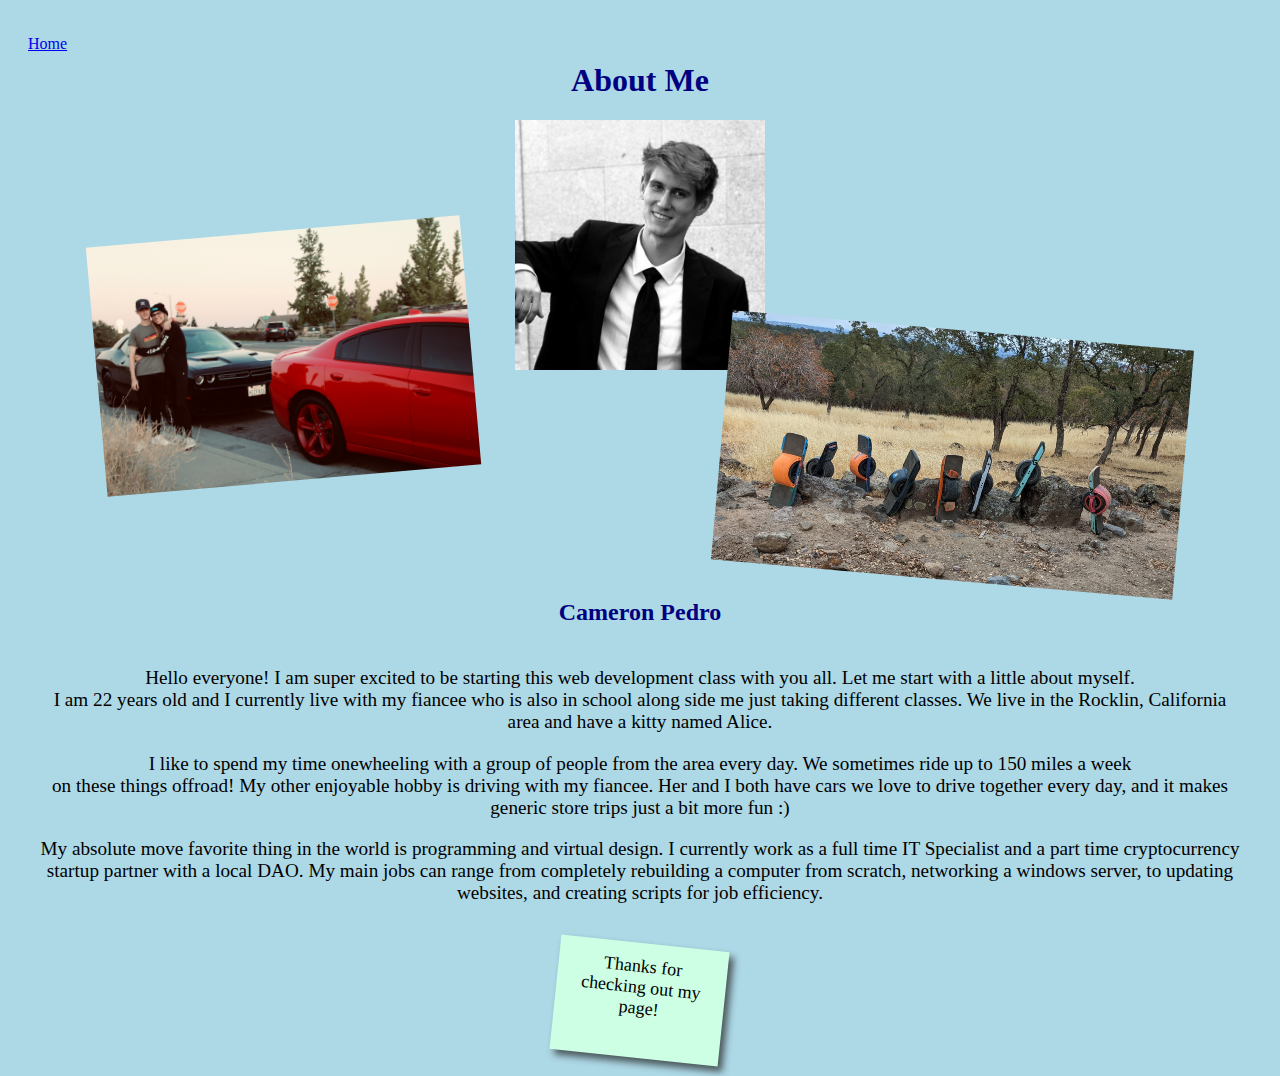
<file: aboutme/index.html>
<!DOCTYPE html>
<html lang="en">
    <head>
        <meta charset="UTF-8">
        <meta http-equiv="X-UA-Compatible" content="IE=edge">
        <meta name="viewport" content="width=device-width, initial-scale=1.0">
        <link rel="stylesheet" href="styles/style.css">
        <title>All About Me</title>
    </head>
    <body>
        <div id="home">
            <nav>
                <a href="../index.html">Home</a>
            </nav>
        </div>

        <div id="about">
            <h1>About Me</h1>
        </div>

        <div id="block">
            <img id="me" alt="Image of me" src="images/me.jpg" height="250px">
            <img id="usandcar" alt="Image of our cars" src="images/usandcar.jpg" height="250px">
            <img id="wheels" alt="Onewheels" src="images/wheels.jpg" height="250px">
        </div>
        
        <div id="name">
            <h2>Cameron Pedro</h2>
        </div>

        <div id="wrap">
        <p>Hello everyone! I am super excited to be starting this web development class with you all. Let me start with a little about myself.</br>
        I am 22 years old and I currently live with my fiancee who is also in school along side me just taking different classes. We live in the <a>Rocklin, California</a></br> 
        area and have a kitty named Alice.</p> 
         
        <p>I like to spend my time onewheeling with a group of people from the area every day. We sometimes ride up to 150 miles a week </br>
        on these things offroad! My other enjoyable hobby is driving with my fiancee. Her and I both have cars we love to drive together every day, and it makes </br>
        generic store trips just a bit more fun :)</p>

        <p>My absolute move favorite thing in the world is programming and virtual design. I currently work as a full time IT Specialist and a part time cryptocurrency </br>
        startup partner with a local DAO. My main jobs can range from completely rebuilding a computer from scratch, networking a windows server, to updating</br>
        websites, and creating scripts for job efficiency. </p>
        </div>
            <p id="thanks">Thanks for checking out my page!</p>
        </div>
    </body>
</html>
</file>
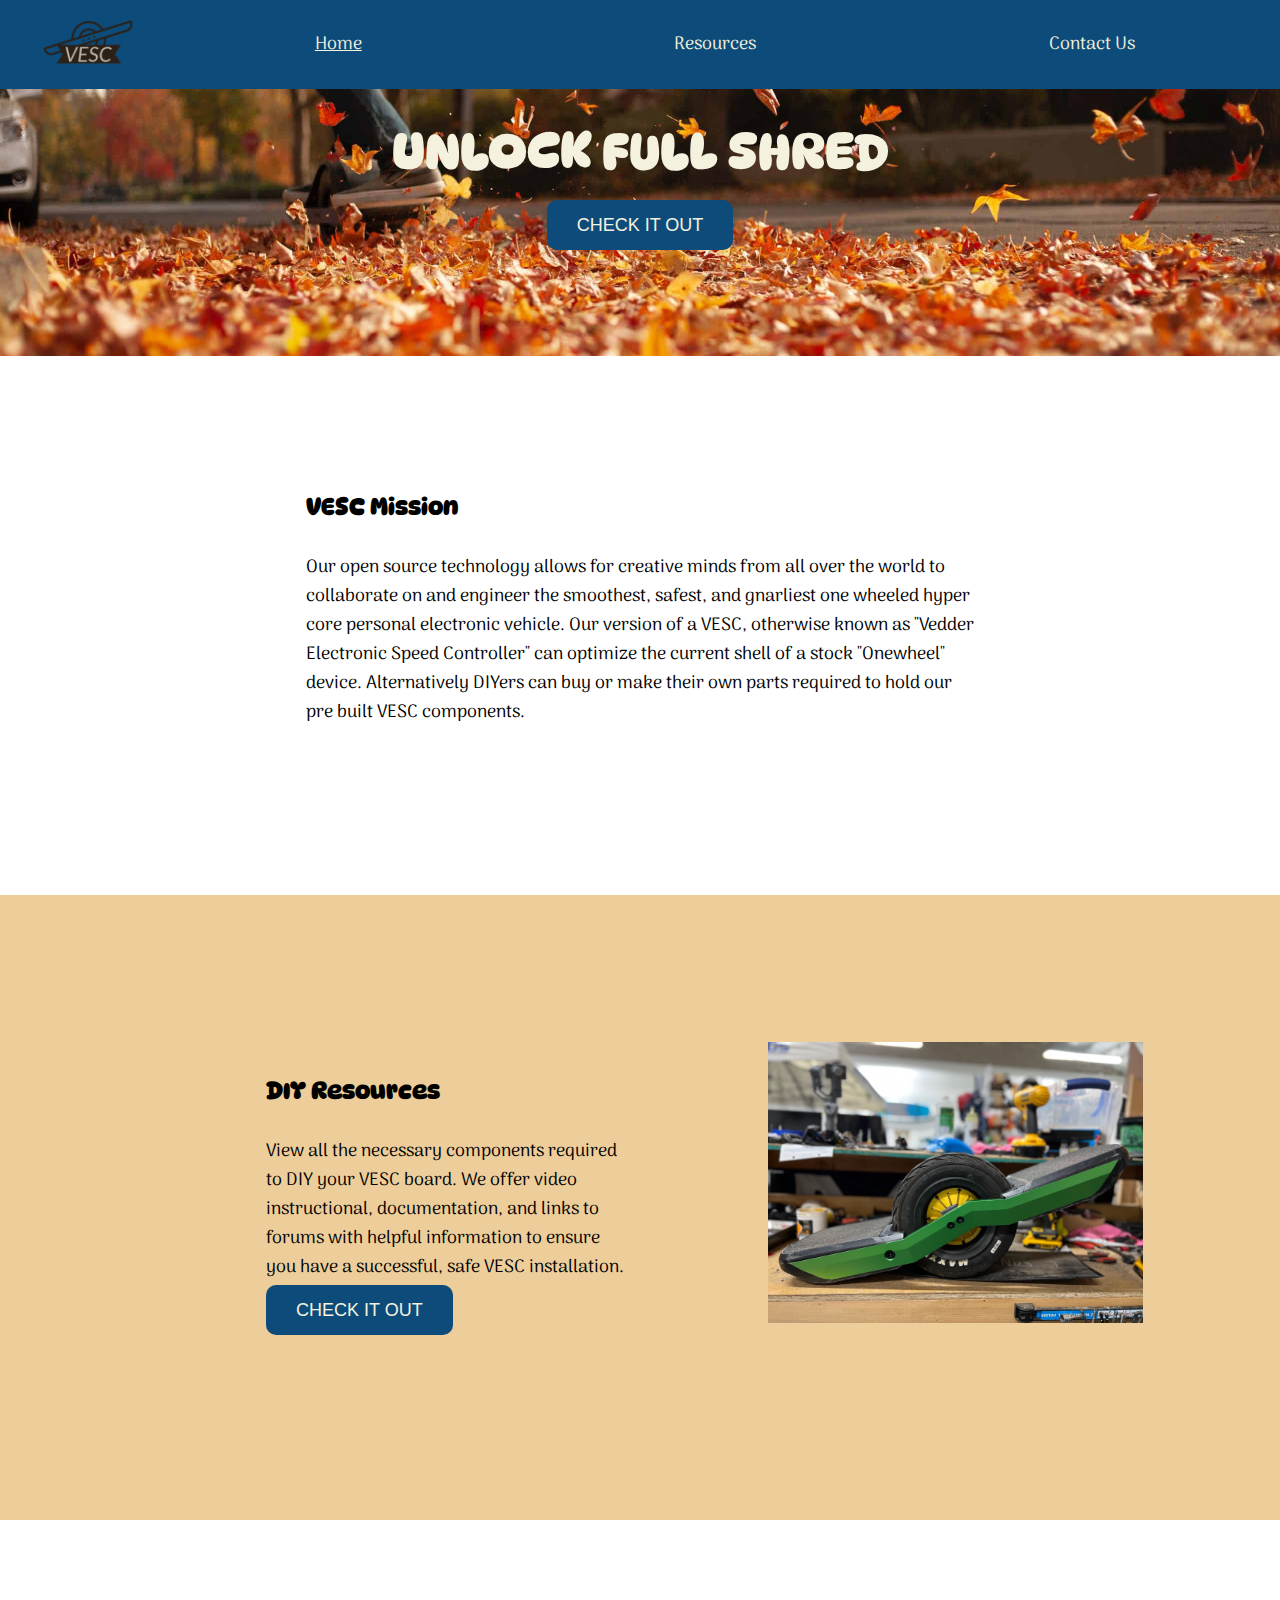
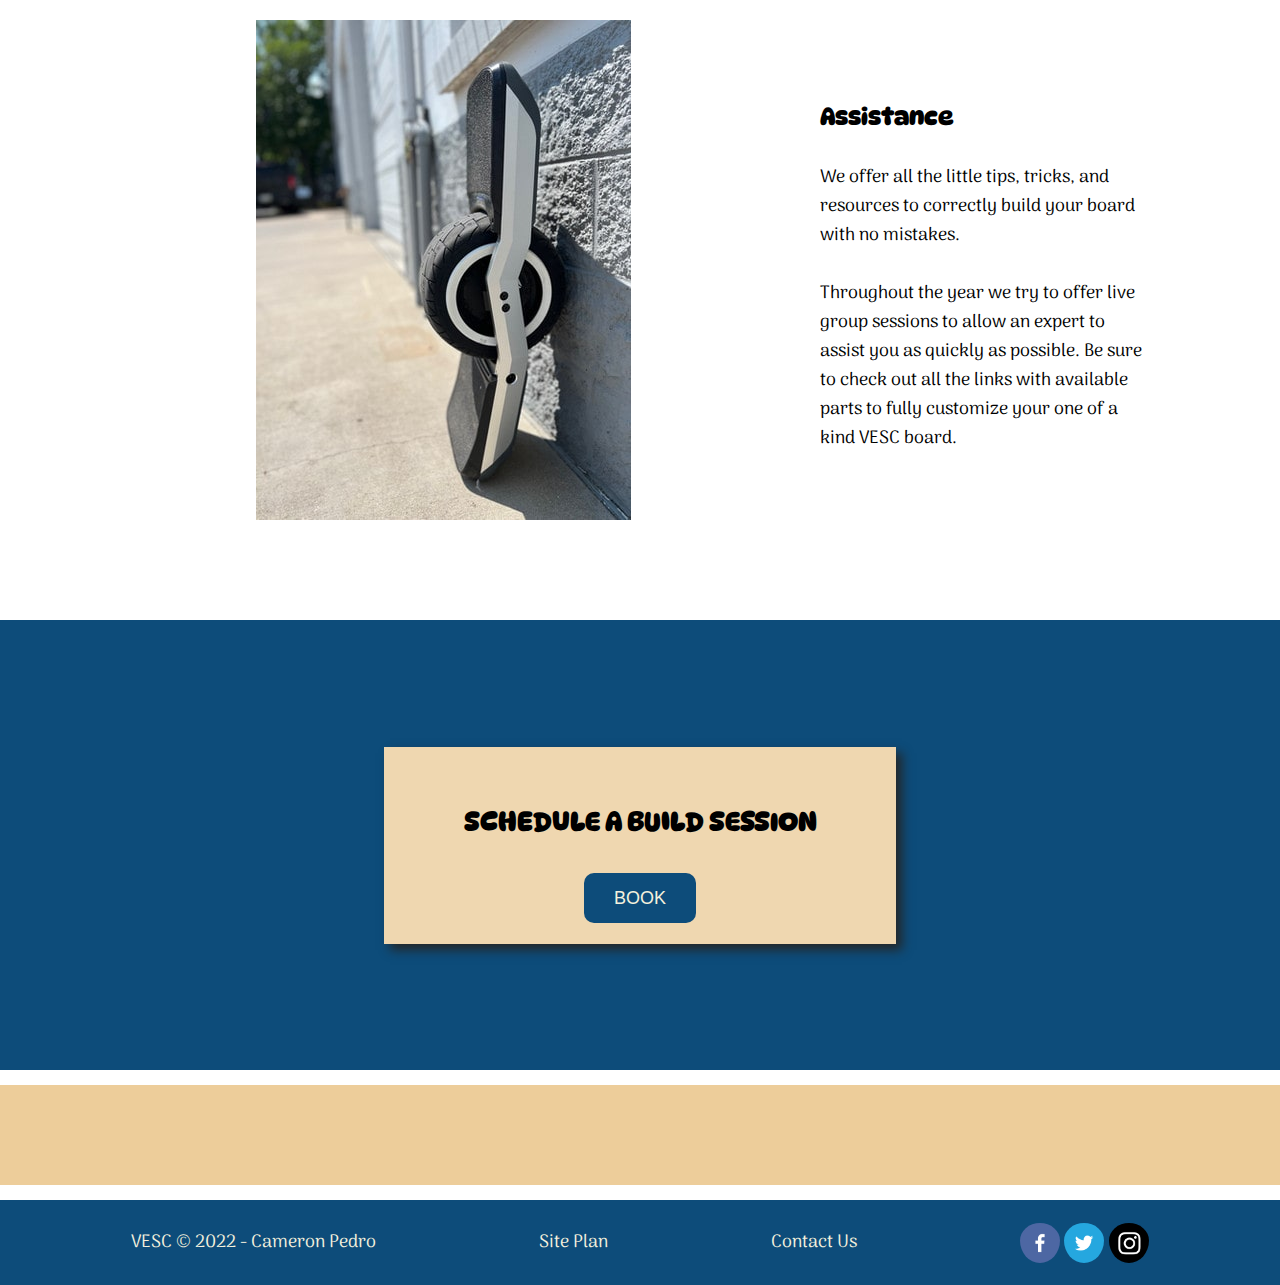
<file: vesc/index.html>
<!DOCTYPE html>
<html lang="en">
<head>
    <meta charset="UTF-8">
    <meta http-equiv="X-UA-Compatible" content="IE=edge">
    <meta name="viewport" content="width=device-width, initial-scale=1.0">
    <link rel="stylesheet" href="https://cdnjs.cloudflare.com/ajax/libs/font-awesome/4.7.0/css/font-awesome.min.css">
    <link rel="stylesheet" href="styles/style.css">
    <title>Home | VESC</title>
</head>

<body id="content">
    
    <header id="navbar">
        <a id="logo_link" href="index.html">
            <img class="logo" src="images/logo_small.png" alt="VESC Logo">
        </a>
        <div id="topnav">
            <nav id="myLinks">
                <a href="#" class="nav-active">Home</a>
                <a href="resources.html">Resources</a>
                <!--<a href="showroom.html">Showroom</a>-->
                <a href="contactus.html">Contact Us</a>
            </nav>
            <div class="ham-nav-icon"></div>
            <a href="javascript:void(0);" class="icon" onclick="myFunction()">
                <i class="fa fa-bars"></i>
              </a>
        </div>
    </header>

    <script>
        function myFunction() {
            var x = document.getElementById("myLinks");
            if (x.style.display === "none") {
                x.style.display = "flex";
                document.getElementById("navbar").style.opacity = "1";
            } else {
                x.style.display = "none";
            }
        }

        window.onresize = function() {
            resizenav()
        };
        function resizenav() {
            var x = document.getElementById("myLinks");
            if (x.style.display === "none") {
                x.style.display = "flex";
            }
        }

        window.onscroll = function() {
            scrollFunction()
            normalscrollFunction()
        };
    
        function scrollFunction() {
            var w = window.innerWidth;
            var h = window.innerHeight;
            if (document.body.scrollTop > 50 || document.documentElement.scrollTop > 50 && w <= "950") {
                document.getElementById("navbar").style.opacity = "0.5";
                document.getElementById("myLinks").style.display = "none";
                
            } else {
                document.getElementById("navbar").style.opacity = "1";
                document.getElementById("myLinks").style.display = "flex";
            }
        }
    
        function normalscrollFunction() {
            if (document.body.scrollTop > 50 || document.documentElement.scrollTop > 50) {
                document.getElementById("navbar").style.opacity = "0.5";
                
            } else {
                document.getElementById("navbar").style.opacity = "1";
            }
        }
        
        </script>

    <div id="hero">
        <div id="hero-box">
            <img id="hero-img" src="images/hero.png" alt="Shred sesh">
        </div>
        

        <section id="hero-msg">
            <h1 class="home-title">UNLOCK FULL SHRED</h1>
            <div class="button-box">
                <a class="btn-resources" href="resources.html">CHECK IT OUT</a>
            </div>
        </section>
    </div>

<main class="home-grid">
    <div id="background1"></div>
    <section class="mission">
        <h4>VESC Mission</h4>
        <p>Our open source technology allows for creative minds from all over the world to collaborate 
            on and engineer the smoothest, safest, and gnarliest one wheeled hyper core personal electronic 
            vehicle. Our version of a VESC, otherwise known as "Vedder Electronic Speed Controller" can 
            optimize the current shell of a stock "Onewheel" device. Alternatively DIYers can buy or make 
            their own parts required to hold our pre built VESC components.</p>
    </section>
    
    <div id="background2"></div>
    <img class="diy-img" src="images/repair.jpg" alt="right to repair">
    <section class="diy-resources">
        <h4>DIY Resources</h4>
        <p>View all the necessary components required to DIY your VESC board.  We offer video instructional,
            documentation, and links to forums with helpful information to ensure you have a successful, 
            safe VESC installation.</p>
        <a class="btn-resources" href="resources.html">CHECK IT OUT</a>
    </section>

    <div id="background3"></div>
    <img class="assistance-img" src="images/lightning.jpg" alt="lightning rails">
    <section class="assistance">
        <h4>Assistance</h4>
        <p>We offer all the little tips, tricks, and resources to correctly build your board with no mistakes.
        <br><br>Throughout the year we try to offer live group sessions to allow an expert to assist you as quickly
              as possible. Be sure to check out all the links with available parts to fully customize your one 
              of a kind VESC board.</p>
    </section>

    <div id="background4"></div>
    <section class="build-sesh">
        <h2>SCHEDULE A BUILD SESSION</h2>
        <div class="button-box">
            <a class="book" href="contactus.html">BOOK</a>
        </div>
    </section>
    <div id="background5"></div>
    
</main>

<footer>
    <p>VESC &copy; 2022 - Cameron Pedro</p>
    <p><a href="site-plan.html">Site Plan</a></p>
    <p><a href="contactus.html">Contact Us</a></p>
    <div class="social">
        <a href="https://facebook.com" target="_blank">
            <img src="images/facebook.png" alt="fb icon">
        </a>
        <a href="https://twitter.com" target="_blank">
            <img src="images/twitter.png" alt="twitter icon">
        </a>
        <a href="https://instagram.com" target="_blank">
            <img src="images/instagram.png" alt="instagram icon">
        </a>
    </div>
</footer>
</body>
</html>
</file>
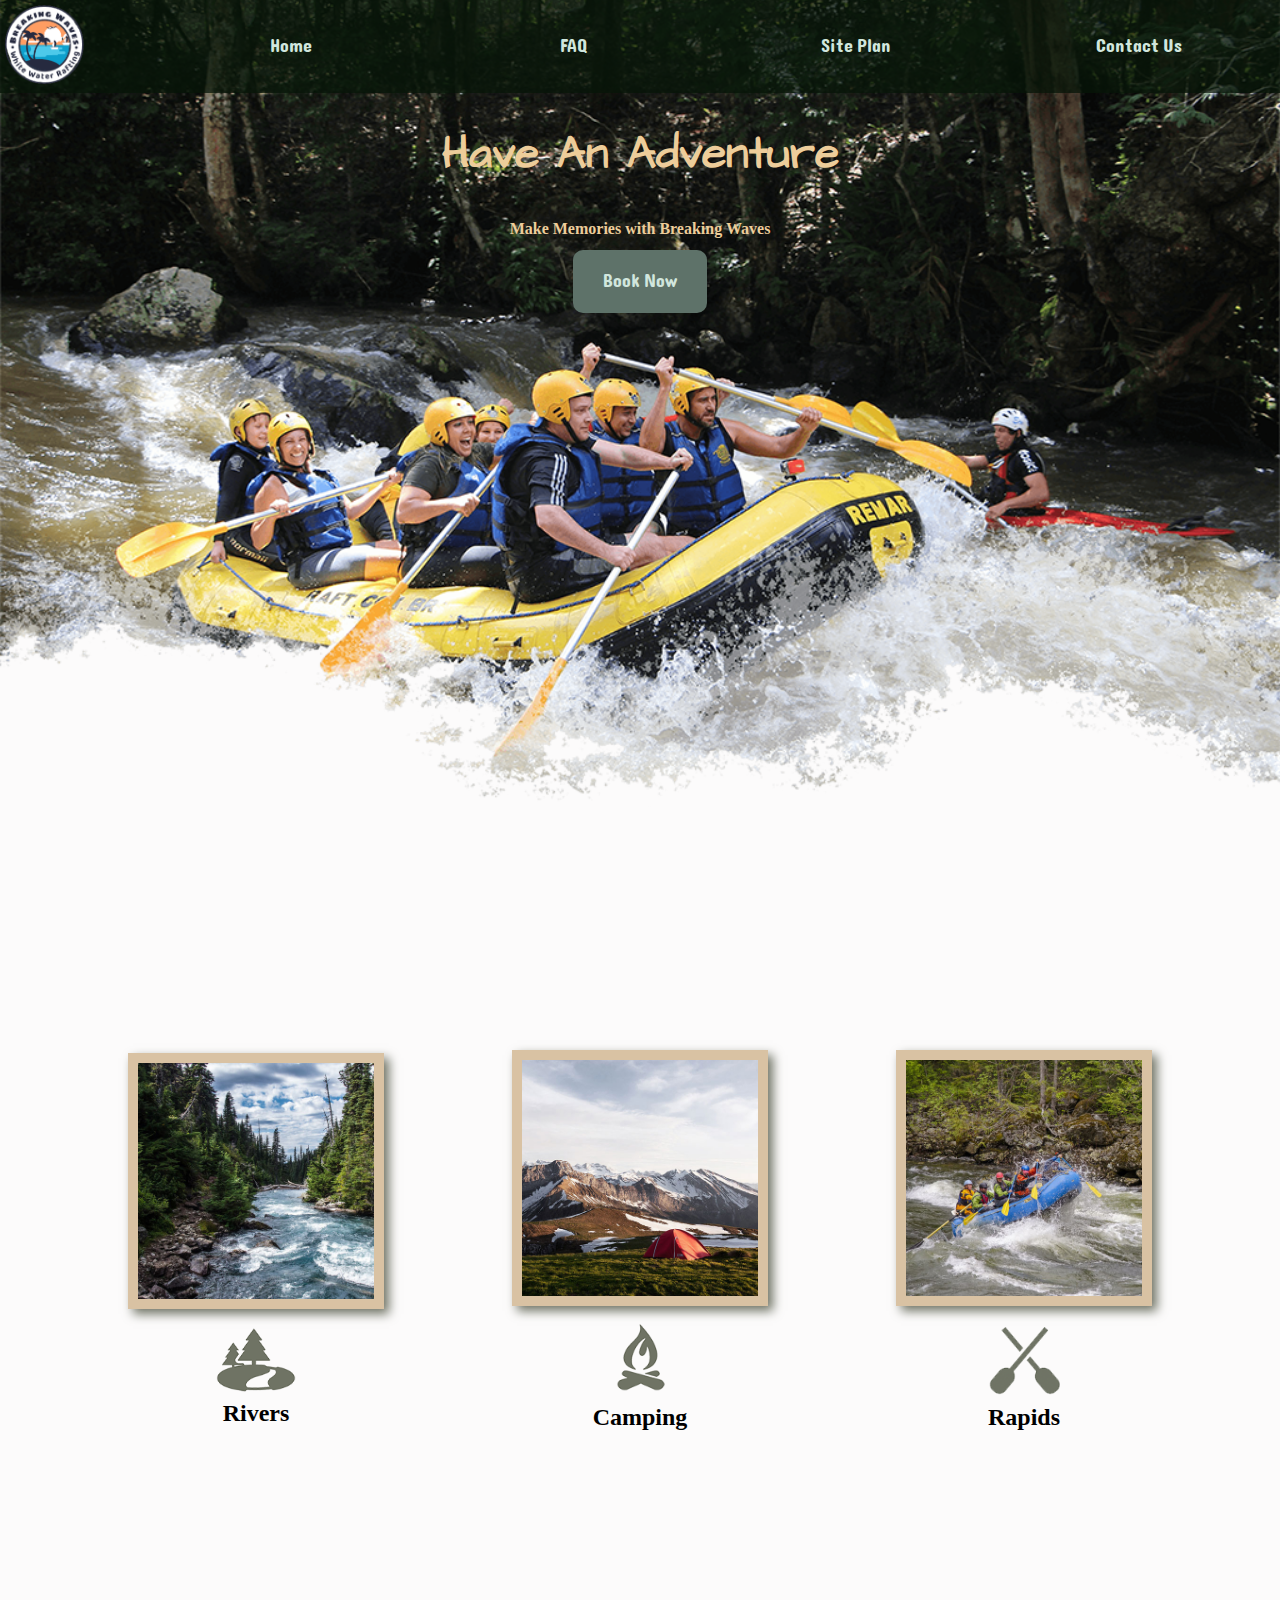
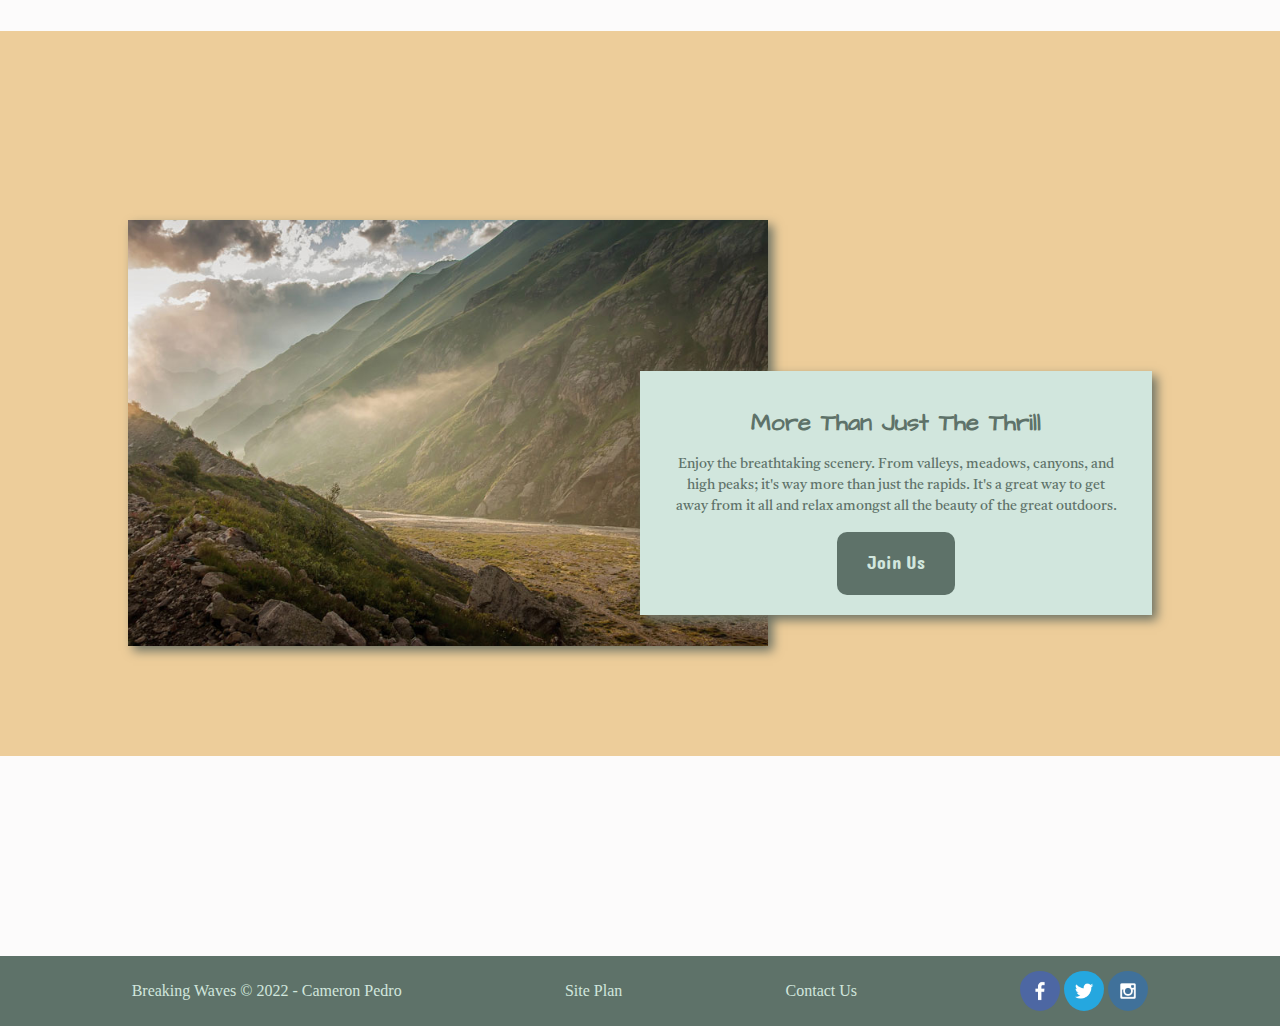
<file: wwr/index.html>
<!DOCTYPE html>
<html lang="en">
<head>
    <meta charset="UTF-8">
    <meta http-equiv="X-UA-Compatible" content="IE=edge">
    <meta name="viewport" content="width=device-width, initial-scale=1.0">
    <link rel="stylesheet" href="styles/style.css">
    <title>White Water Rafting | Breaking Waves | Home</title>
</head>

<body id="content">
    <header>
        <a id="logo_link" href="index.html">
            <img class="logo" src="images/wwr.png" alt="Breaking Waves Logo">
        </a>
        <nav>
            <a href="index.html">Home</a>
            <a href="faq.html">FAQ</a>
            <a href="site-plan-rafting.html">Site Plan</a>
            <a href="contactus.html">Contact Us</a>
        </nav>
    </header>
    
    <div id="hero">
        <div id="hero-box">
            <img id="hero-img" src="images/hero.png" alt="People enjoying white water rafting">
        </div>
        

        <section id="hero-msg">
            <h1 class="home-title">Have An Adventure</h1>
            <h4>Make Memories with Breaking Waves</h4>
            <div class="button-box">
                <a class="book" href="#">Book Now</a>
            </div>
        </section>
    </div>

<main class="home-grid">
    <section class="rivers-card">
        <img class="card-img" src="images/rivers.jpg" alt="river in forest">
        <img class="icon" src="images/river_icon.png" alt="river icon">
        <h2>Rivers</h2>
    </section>
    <section class="camping-card">
        <img class="card-img" src="images/camping.jpg" alt="tent in mountains">
        <img class="icon" src="images/fire_icon.png" alt="fire icon">
        <h2>Camping</h2>
    </section>
    <section class="rapids-card">
        <img class="card-img" src="images/rapids.jpg" alt="rafting boat">
        <img class="icon" src="images/oars.png" alt="oars icon">
        <h2>Rapids</h2>
    </section>
    <div id="background"></div> 
    <img class="mountains" src="images/mountains.jpg" alt="Misty mountains">
    <section class="msg">
        <h2>More Than Just The Thrill</h2>
        <p>Enjoy the breathtaking scenery. From valleys, meadows, canyons, and high peaks; it's way more than just the rapids. It's a great way to get away from it all and relax amongst all the beauty of the great outdoors. </p>
        <a class='join' href="#">Join Us</a>
    </section>
</main>

<footer>
    <p>Breaking Waves &copy; 2022 - Cameron Pedro</p>
    <p><a href="site-plan-rafting.html">Site Plan</a></p>
    <p><a href="contactus.html">Contact Us</a></p>
    <div class="social">
        <a href="https://facebook.com" target="_blank">
            <img src="images/facebook.png" alt="fb icon">
        </a>
        <a href="https://twitter.com" target="_blank">
            <img src="images/twitter.png" alt="twitter icon">
        </a>
        <a href="https://instagram.com" target="_blank">
            <img src="images/instagram.png" alt="instagram icon">
        </a>
    </div>
</footer>
</body>
</html>
</file>
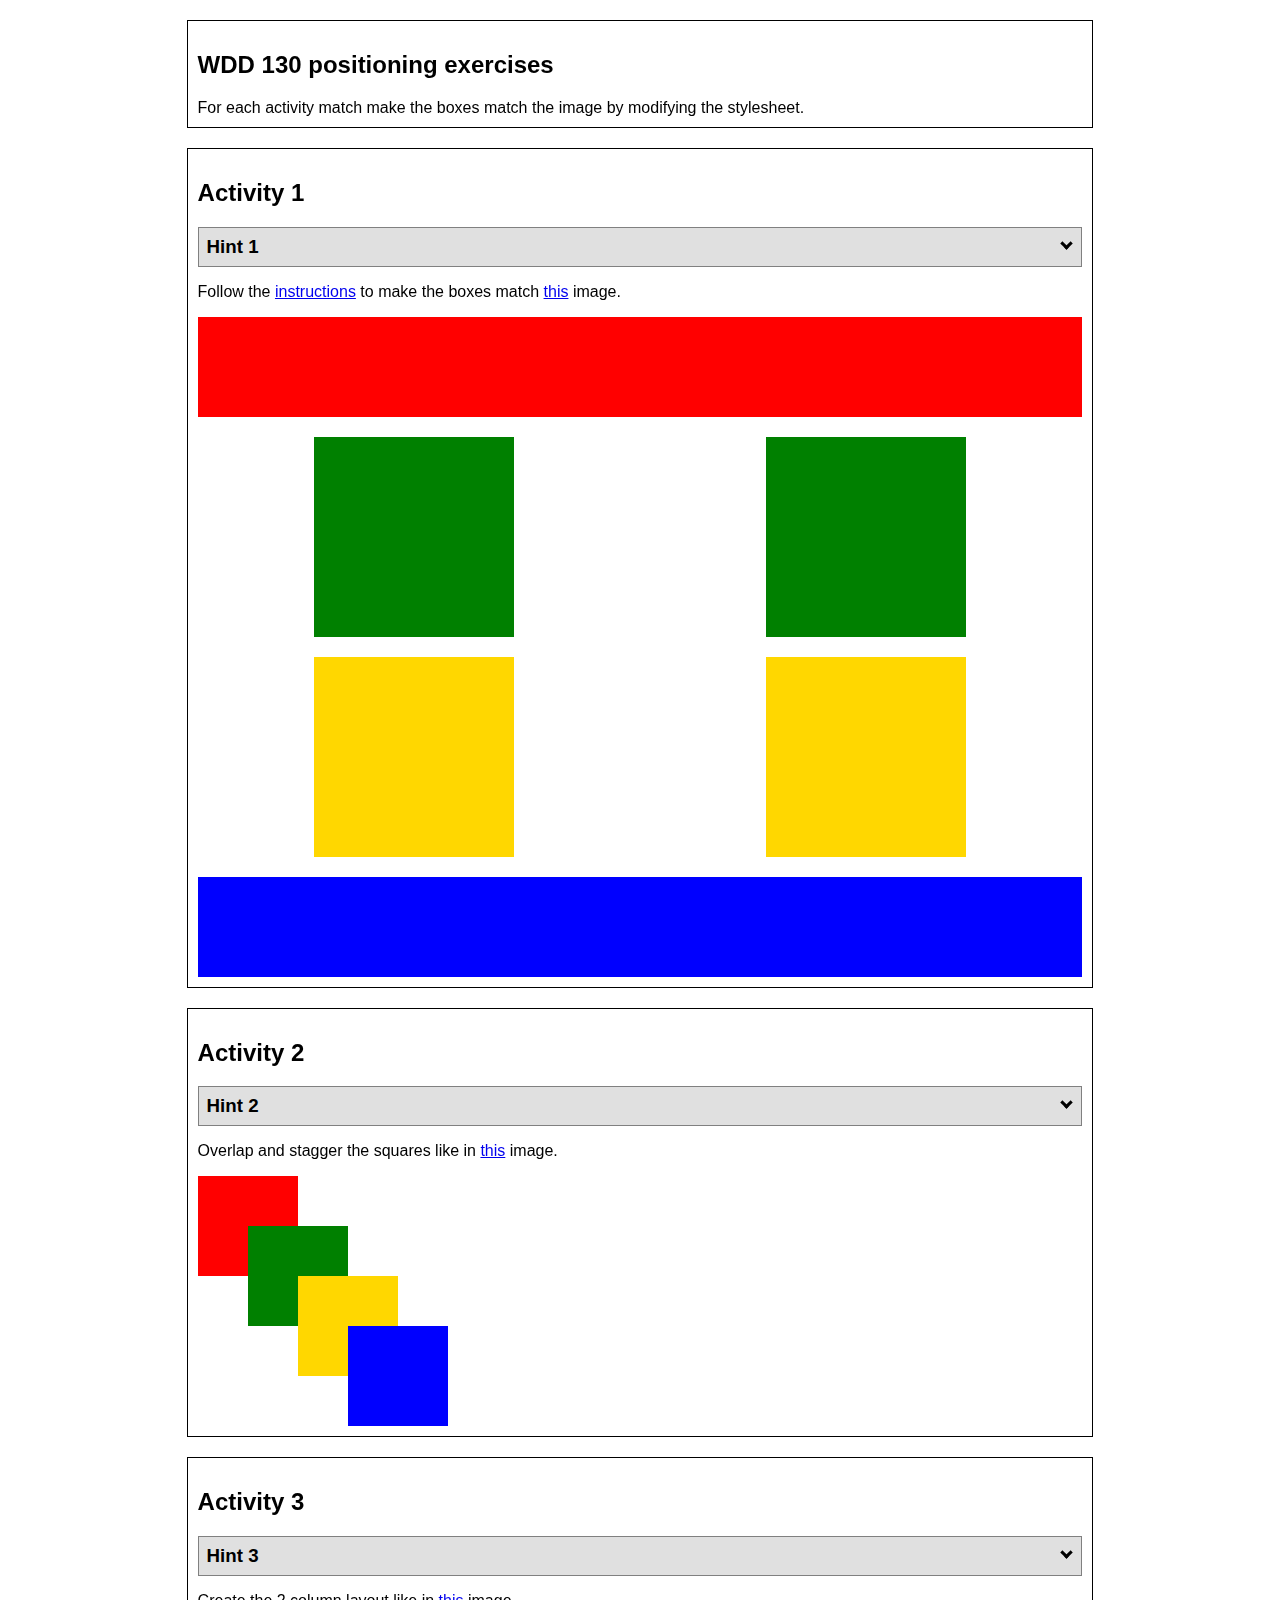
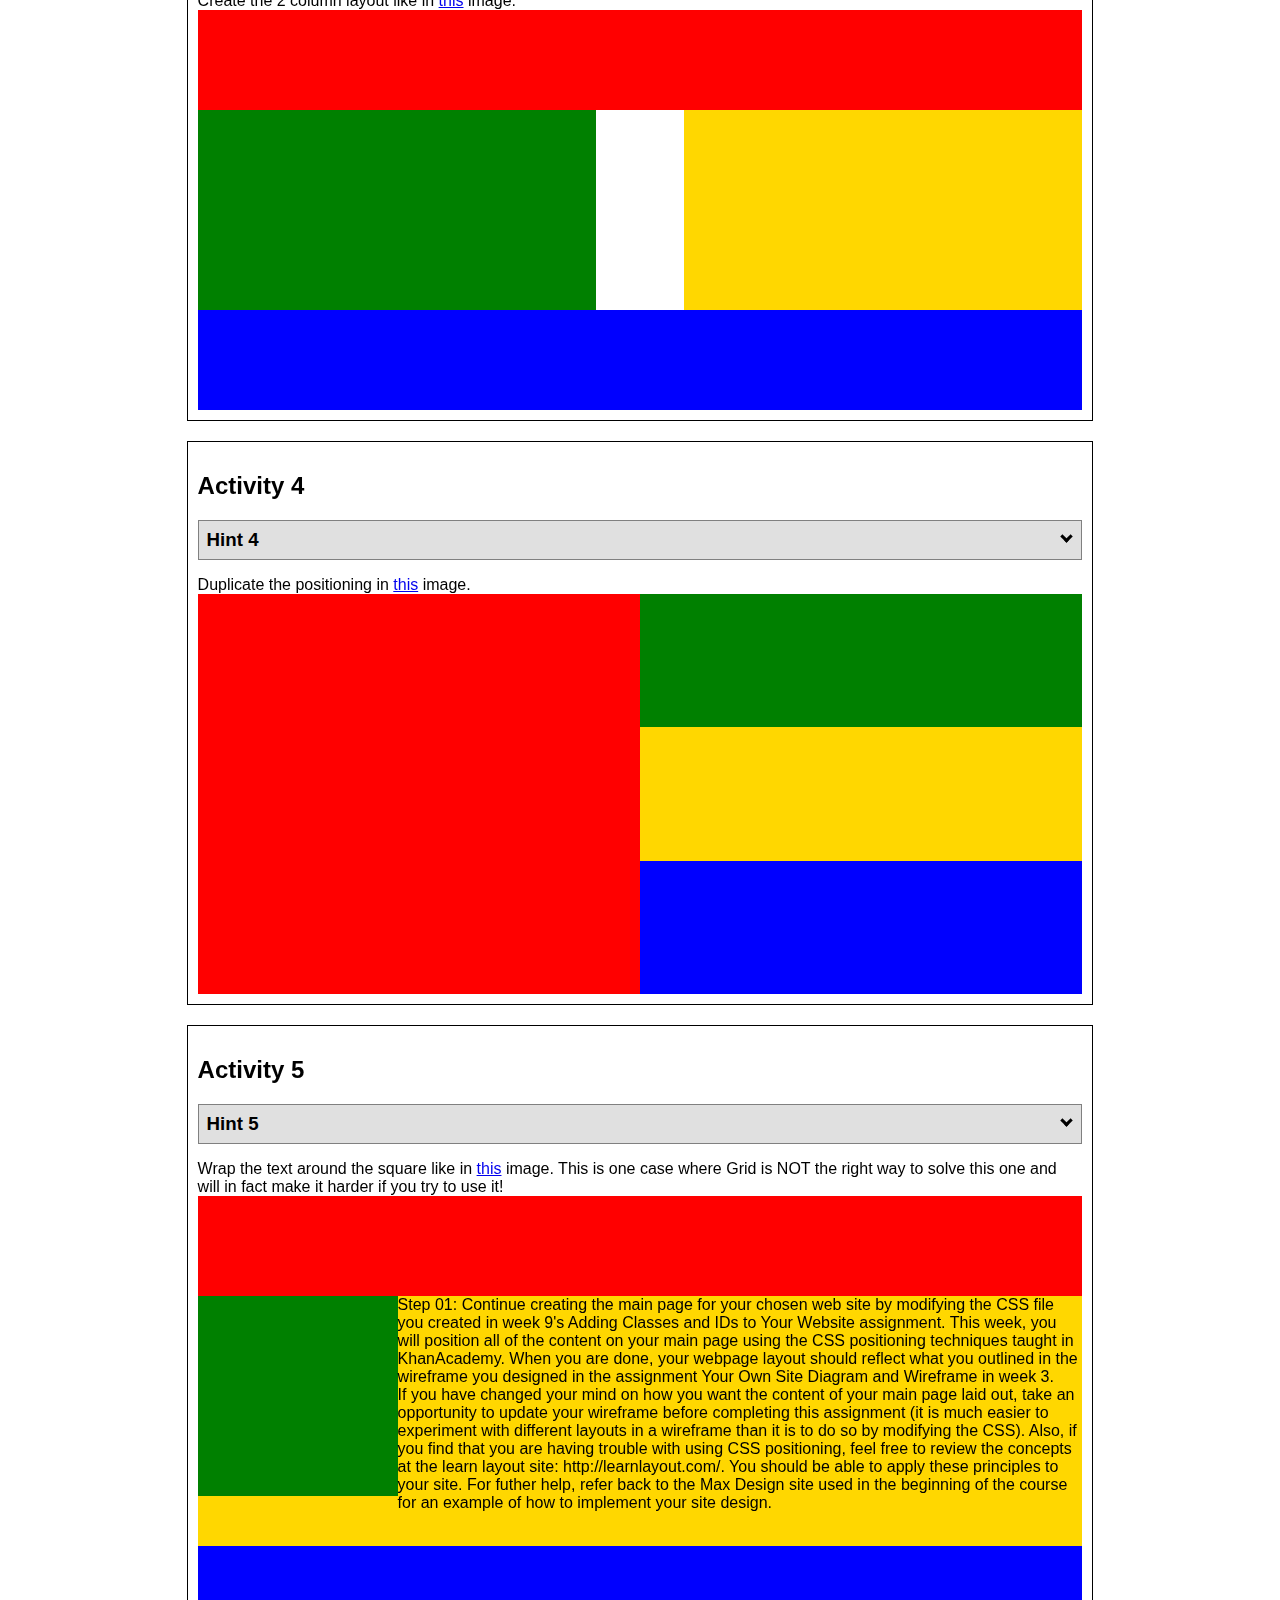
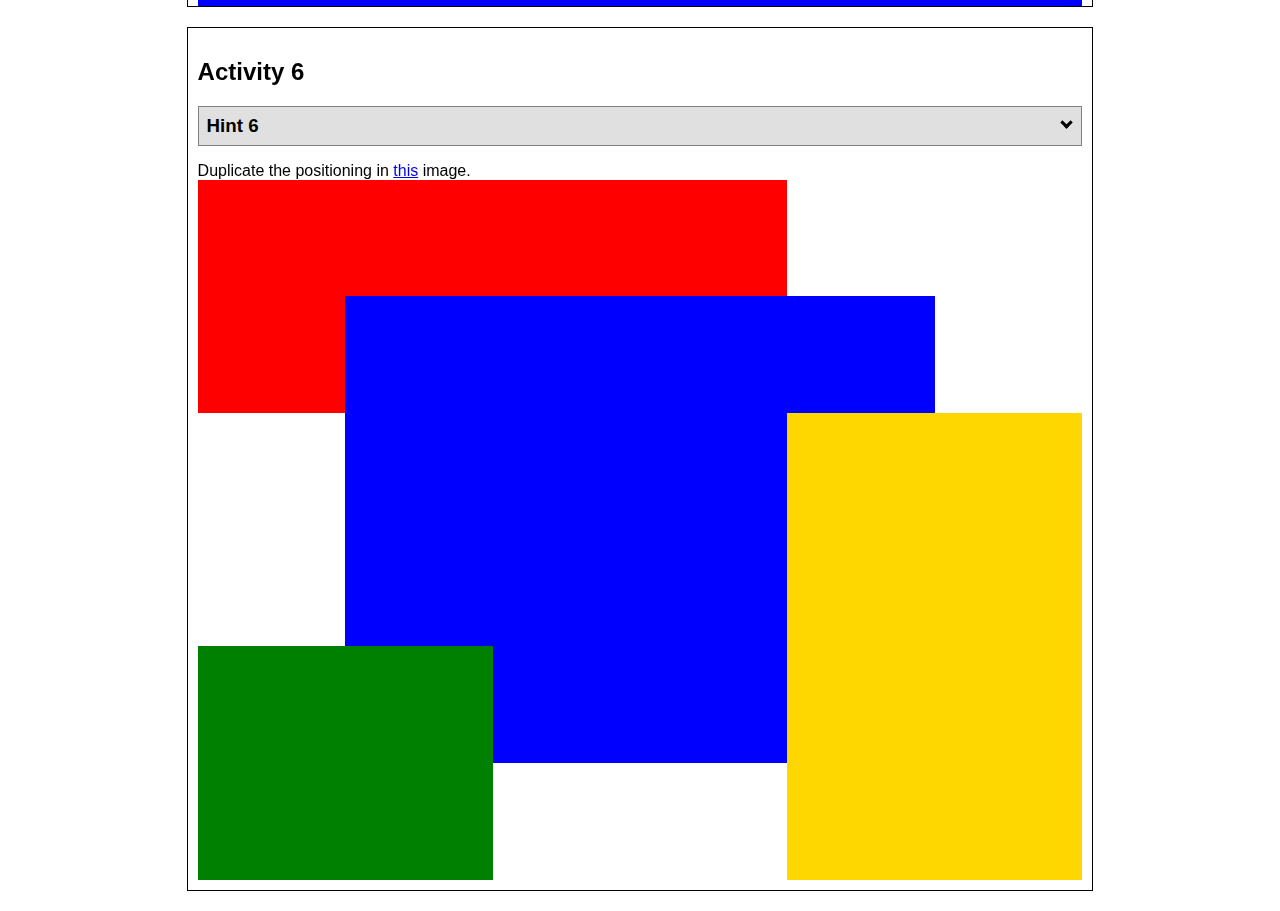
<file: positioning.html>
<!DOCTYPE html>
<html lang="en">
  <head>
    <!-- HTML - Name: positioning.html -->
    <title>Positioning Activity</title>
    <link rel="stylesheet" type="text/css" href="positionstyles.css" />
  </head>
  <body>
    <div class="activity">
      <h2>WDD 130 positioning exercises</h2>
      For each activity match make the boxes match the image by modifying the stylesheet.</div>
    <div class="activity">
      <h2>Activity 1</h2>
      <section class="hint"><input type="checkbox" ><i></i> <h3>Hint 1</h3><div><p>Check out the <a href="https://byui-wdd.github.io/wdd130/activities/w06-css-positioning.html" target="_blank">activity instructions</a> in Ilearn!</p></div></section>
      <p>Follow the <a href="https://byui-wdd.github.io/wdd130/activities/w06-css-positioning.html" target="_blank">instructions</a> to make the boxes match  <a href="https://byui-wdd.github.io/wdd130/images/example1.png" target="_blank">this</a> image.</p>
      <div class="content1" >
        <div class="red1" ></div>
        <div class="green1" ></div>
        <div class="green1" ></div>
        <div class="yellow1"></div>
        <div class="yellow1"></div>
        <div class="blue1"></div>
      </div>
    </div>
    <div class="activity">
      <h2>Activity 2</h2>
      <section class="hint"><input type="checkbox" > <h3>Hint 2</h3><i></i><div><p>Remember that the best way to shift elements around slightly on the page is with Margins.  You could also use Grid.  Either would work for this. If you choose margin, you can use a <em>negative</em> margin. (ie margin-top: -20px;)</p><h4>Properties used:</h4><ul><li>margin-top, margin-left</li><li>...or...</li><li>grid-template-columns: 50px 50px 50px 50px 50px </li></ul></div></section>
      <p>Overlap and stagger the squares like in <a href="https://byui-wdd.github.io/wdd130/images/example2.png" target="_blank">this</a> image.</p>
      <div class="content2" >
        <div class="red2" ></div>
        <div class="green2" ></div>
        <div class="yellow2"></div>
        <div class="blue2"></div>
      </div>
    </div>
    <div class="activity">
      <h2>Activity 3</h2>
      <section class="hint"><input type="checkbox" > <h3>Hint 3</h3><i></i><div><p>This one is going to be best solved with CSS Grid. Remember to make the boxes the right width first...then start moving them around. </p><h4>Properties used:</h4><ul><li>display:grid;</li><li>grid-template-columns:</li><li>grid-column-gap:</li>
        <li>grid-column:</li>  </ul></div></section>
      Create the 2 column layout like in <a href="https://byui-wdd.github.io/wdd130/images/example3.png" target="_blank">this</a>  image.
      <div class="content3" >
        <div class="red3" ></div>
        <div class="green3" ></div>
        <div class="yellow3"></div>
        <div class="blue3"></div>
      </div>
    </div>
    <div class="activity">
      <h2>Activity 4</h2>
      <section class="hint"><input type="checkbox" > <h3>Hint 4</h3><i></i><div><p>For the others we have been primarily concerned with width. For this one you will need to adjust height as well. </p><h4>Properties used:</h4><ul><li>display:grid;</li><li>grid-template-columns:</li><li>grid-row:</li></ul></div></section>
      Duplicate the positioning in <a href="https://byui-wdd.github.io/wdd130/images/example4.png" target="_blank">this</a> image. 
      <div class="content4" >
        <div class="red4" ></div>
        <div class="green4" ></div>
        <div class="yellow4"></div>
        <div class="blue4"></div>
      </div>
    </div>

    <div class="activity">
      <h2>Activity 5</h2>
      <section class="hint"><input type="checkbox" > <h3>Hint 5</h3><i></i><div><p>Grid is <strong>not</strong> the right way to do this.  In fact there is only one way to really do that...and that is with float. Remember that we float the thing we want the text to wrap around.  Also remember to start by making all the shapes the right size and shape.</p><h4>Properties used:</h4><ul><li>float: left;</li></ul></div></section>
      Wrap the text around the square like in <a href="https://byui-wdd.github.io/wdd130/images/example5.png" target="_blank">this</a> image. This is one case where Grid is NOT the right way to solve this one and will in fact make it harder if you try to use it!
      <div class="content5" >
        <div class="red5" ></div>
        <div class="green5" ></div>
        <div class="yellow5">Step 01: Continue creating the main page for your chosen web site by modifying the CSS file you created in week 9's Adding Classes and IDs to Your Website assignment. This week, you will position all of the content on your main page using the CSS positioning techniques taught in KhanAcademy. When you are done, your webpage layout should reflect what you outlined in the wireframe you designed in the assignment Your Own Site Diagram and Wireframe in week 3. <br />
          If you have changed your mind on how you want the content of your main page laid out, take an opportunity to update your wireframe before completing this assignment (it is much easier to experiment with different layouts in a wireframe than it is to do so by modifying the CSS). Also, if you find that you are having trouble with using CSS positioning, feel free to review the concepts at the learn layout site: http://learnlayout.com/. You should be able to apply these principles to your site. For futher help, refer back to the Max Design site used in the beginning of the course for an example of how to implement your site design.</div>
        <div class="blue5"></div>
      </div>
    </div>
    <div class="activity">
      <h2>Activity 6</h2>
      <section class="hint"><input type="checkbox" > <h3>Hint 6</h3><i></i><div><p>This one is all about visualizing the grid behind the layout. If you are having a hard time doing that first: all the sizes are even multiples of 100, and second here is another example with the lines drawn: <a href="https://byui-wdd.github.io/wdd130/images/example6-hint.png" target="_blank">example 6 with lines</a>. For this one you will find it easiest if you use px for the column width. You can also use <kbd>z-index</kbd> to control the element layering.    </p><h4>Properties used:</h4><ul><li>display:grid;</li><li>grid-template-columns:</li><li>grid-column:</li><li>grid-row:</li><li><a href="https://www.w3schools.com/cssref/pr_pos_z-index.asp" target="_blank">z-index:</a></li></ul></div></section>
      Duplicate the positioning in <a href="https://byui-wdd.github.io/wdd130/images/example6.png" target="_blank">this</a> image.
      <div class="content6" >
        <div class="red6" ></div>
        <div class="green6" ></div>
        <div class="yellow6"></div>
        <div class="blue6"></div>
      </div>
    </div>
  </body>
</html>
</file>
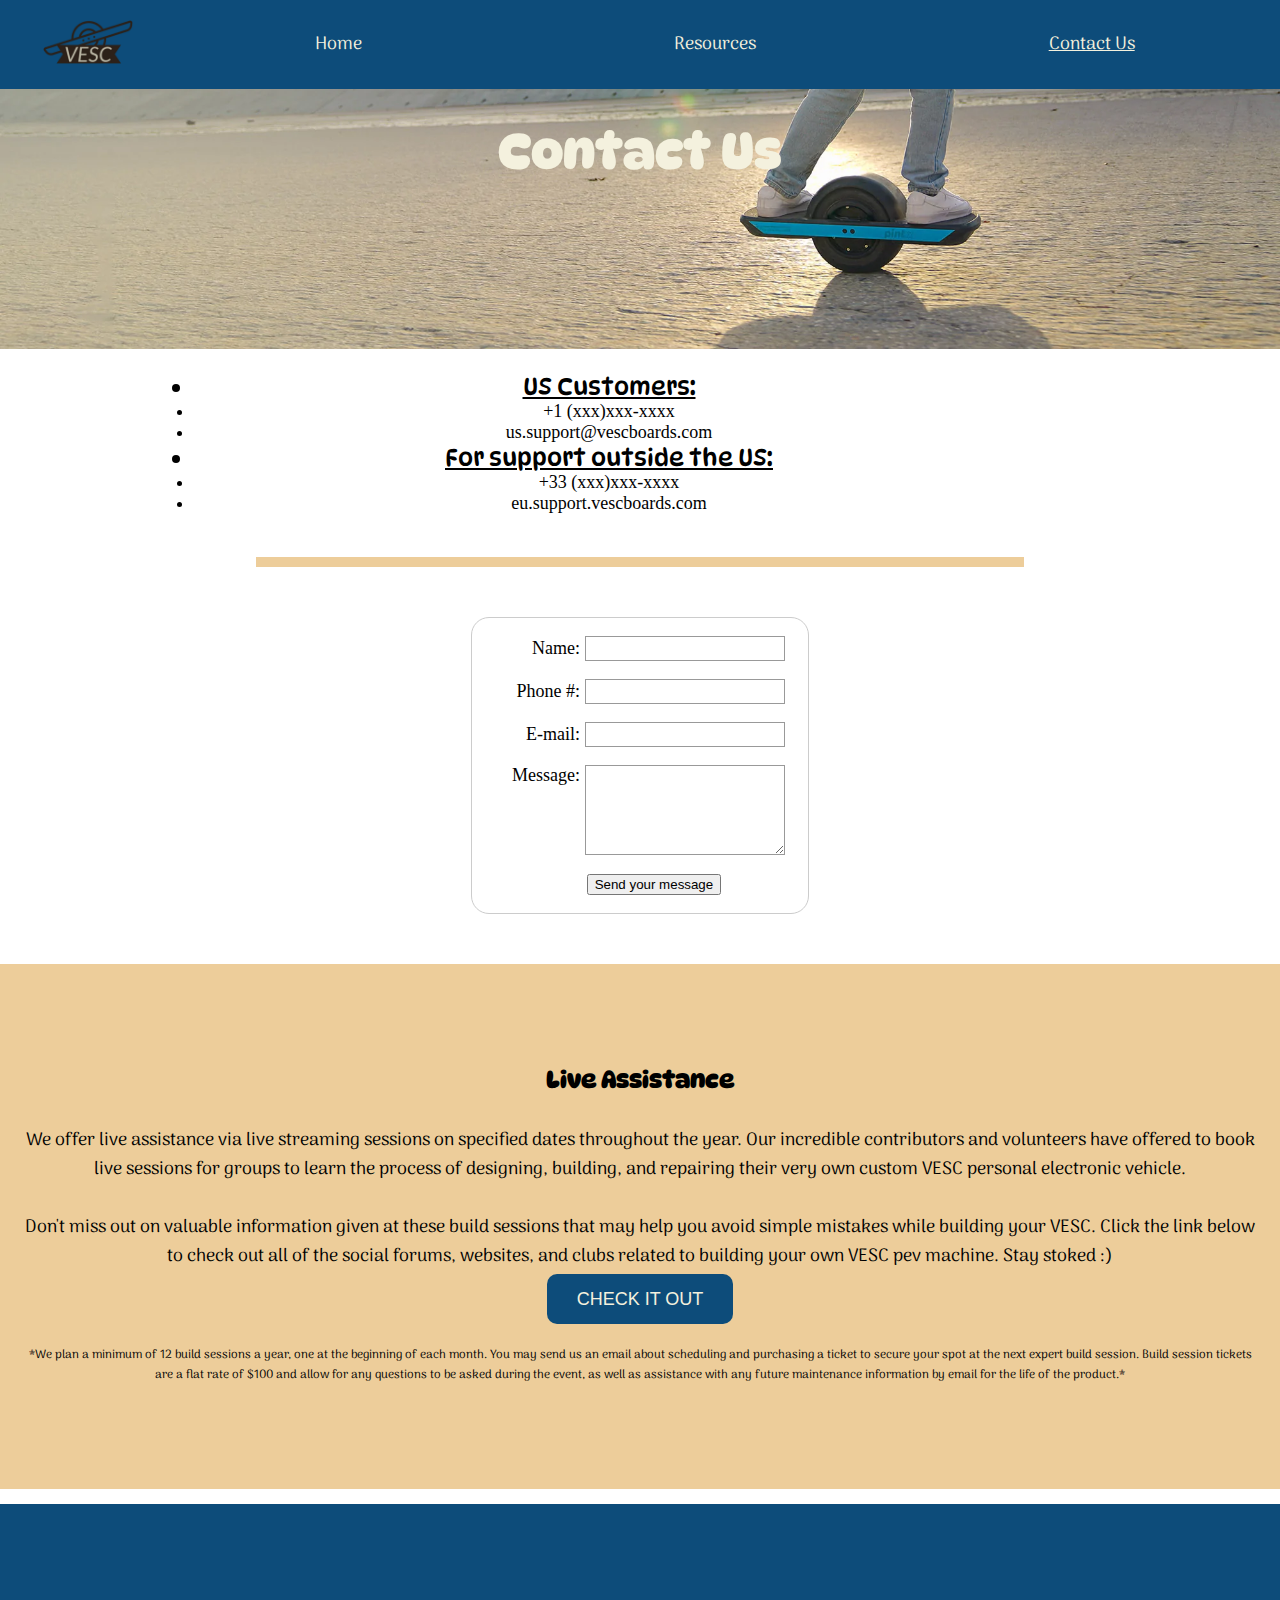
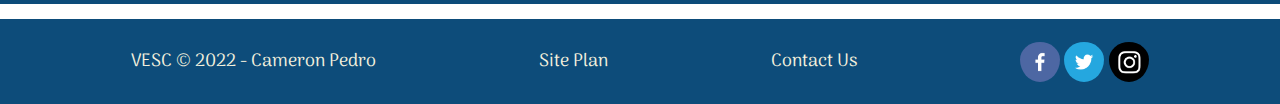
<file: vesc/contactus.html>
<!DOCTYPE html>
<html lang="en">
<head>
    <meta charset="UTF-8">
    <meta http-equiv="X-UA-Compatible" content="IE=edge">
    <meta name="viewport" content="width=device-width, initial-scale=1.0">
    <link rel="stylesheet" href="https://cdnjs.cloudflare.com/ajax/libs/font-awesome/4.7.0/css/font-awesome.min.css">
    <link rel="stylesheet" href="styles/style.css">
    <title>Contact Us | VESC</title>
</head>

<body id="content">
    
    <header id="navbar">
        <a id="logo_link" href="index.html">
            <img class="logo" src="images/logo_small.png" alt="VESC Logo">
        </a>
        <div id="topnav">
            <nav id="myLinks">
                <a href="index.html">Home</a>
                <a href="resources.html">Resources</a>
                <!--<a href="showroom.html">Showroom</a>-->
                <a href="#" class="nav-active">Contact Us</a>
            </nav>
        <div class="ham-nav-icon"></div>
        <a href="javascript:void(0);" class="icon" onclick="myFunction()">
            <i class="fa fa-bars"></i>
          </a>
    </div>
    </header>
    
    <script>
        function myFunction() {
            var x = document.getElementById("myLinks");
            if (x.style.display === "none") {
                x.style.display = "flex";
                document.getElementById("navbar").style.opacity = "1";
            } else {
                x.style.display = "none";
            }
        }

        window.onresize = function() {
            resizenav()
        };
        function resizenav() {
            var x = document.getElementById("myLinks");
            if (x.style.display === "none") {
                x.style.display = "flex";
            }
        }

        window.onscroll = function() {
            scrollFunction()
            normalscrollFunction()
        };
    
        function scrollFunction() {
            var w = window.innerWidth;
            var h = window.innerHeight;
            if (document.body.scrollTop > 50 || document.documentElement.scrollTop > 50 && w <= "950") {
                document.getElementById("navbar").style.opacity = "0.5";
                document.getElementById("myLinks").style.display = "none";
                
            } else {
                document.getElementById("navbar").style.opacity = "1";
                document.getElementById("myLinks").style.display = "flex";
            }
        }
    
        function normalscrollFunction() {
            if (document.body.scrollTop > 50 || document.documentElement.scrollTop > 50) {
                document.getElementById("navbar").style.opacity = "0.5";
                
            } else {
                document.getElementById("navbar").style.opacity = "1";
            }
        }

        
        
        </script>

    <div id="hero">
        <div id="hero-box">
        <img id="hero-img" src="images/WhatYouWants.png" alt="Freedom riding">
        </div>
        

        <section id="hero-msg">
            <h1 class="home-title">Contact Us</h1>
        </section>
    </div>

<main class="home-grid">
    <div id="contact-background1"></div>
    <menu class="contact-info">
        <li id="us">US Customers:</li>
        <li>+1 (xxx)xxx-xxxx</li>
        <li>us.support@vescboards.com</li>
        <li id="eu">For support outside the US:</li>
        <li>+33 (xxx)xxx-xxxx</li>
        <li>eu.support.vescboards.com</li>
    </menu>
    
    <div id="contact-break"></div>

    <div id="feedback"></div>
    <form action="/my-handling-form-page" method="post">
        <ul>
          <li>
            <label for="name">Name:</label>
            <input type="text" id="name" name="user_name" >
          </li>
          <li>
            <label for="name">Phone #:</label>
            <input type="text" id="num" name="phone_num" >
          </li>
          <li>
            <label for="mail">E-mail:</label>
            <input type="email" id="mail" name="user_email" >
          </li>
          <li>
            <label for="msg">Message:</label>
            <textarea id="msg" name="user_message"></textarea>
          </li>
          <li class="button">
            <button type="submit">Send your message</button>
          </li>
        </ul>
      </form>
      <div id="contact-background2"></div>
        <section class="contact-resources">
            <h4>Live Assistance</h4>
            <p class="first">We offer live assistance via live streaming sessions on specified dates throughout the year. 
                Our incredible contributors and volunteers have offered to book live sessions for groups to 
                learn the process of designing, building, and repairing their very own custom VESC personal 
                electronic vehicle. 
                <br><br>Don't miss out on valuable information given at these build sessions that may help 
                you avoid simple  mistakes while building your VESC. Click the link below to check out all 
                of the social forums, websites, and clubs related to building your own VESC pev machine. 
                Stay stoked :)</p>
                <a class="btn-resources" href="resources.html">CHECK IT OUT</a>
                <p class="last">*We plan a minimum of 12 build sessions a year, one at the beginning of each month. 
                    You may send us an email about scheduling and purchasing a ticket to secure your spot 
                    at the next expert build session. Build session tickets are a flat rate of $100 and allow 
                    for any questions to be asked during the event, as well as assistance with any future 
                    maintenance information by email for the life of the product.*</p>
         </section>

         <div id="contact-finalbackground"></div>
    
</main>

<footer>
    <p>VESC &copy; 2022 - Cameron Pedro</p>
    <p><a href="site-plan.html">Site Plan</a></p>
    <p><a href="contactus.html">Contact Us</a></p>
    <div class="social">
        <a href="https://facebook.com" target="_blank">
            <img src="images/facebook.png" alt="fb icon">
        </a>
        <a href="https://twitter.com" target="_blank">
            <img src="images/twitter.png" alt="twitter icon">
        </a>
        <a href="https://instagram.com" target="_blank">
            <img src="images/instagram.png" alt="instagram icon">
        </a>
    </div>
</footer>
<script>
    // get the feedback div element so we can do something with it.
    const feedbackElement = document.getElementById('feedback');
    // get the form so we can read what was entered in it.
    const formElement = document.forms[0];
    // add a 'listener' to wait for a submission of our form. When that happens run the code below.
    formElement.addEventListener('submit', function(e) {
        // stop the form from doing the default action.
        e.preventDefault();
        // set the contents of our feedback element to a message letting the user know the form was submitted successfully. Notice that we pull the name that was entered in the form to personalize the message!
        feedbackElement.innerHTML = 'Hello '+ formElement.user_name.value +'! Thank you for your message. We will get back with you as soon as possible!';
        // make the feedback element visible.
        feedbackElement.style.display = "block";
        // add a class to move everything down so our message doesn't cover it.
        document.body.classList.toggle('moveDown');
    });
</script>
</body>
</html>
</file>
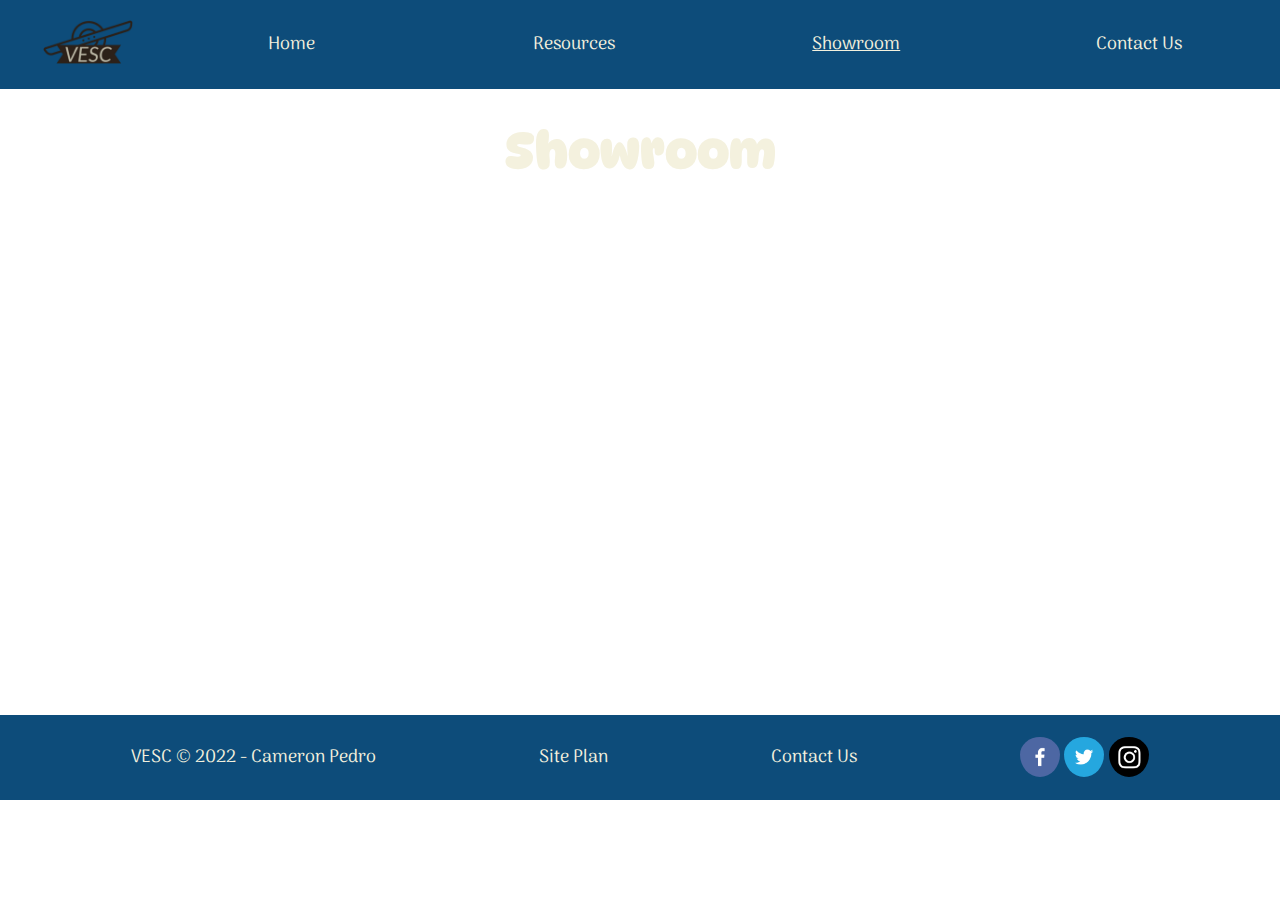
<file: vesc/showroom.html>
<!DOCTYPE html>
<html lang="en">
<head>
    <meta charset="UTF-8">
    <meta http-equiv="X-UA-Compatible" content="IE=edge">
    <meta name="viewport" content="width=device-width, initial-scale=1.0">
    <link rel="stylesheet" href="https://cdnjs.cloudflare.com/ajax/libs/font-awesome/4.7.0/css/font-awesome.min.css">
    <link rel="stylesheet" href="styles/style.css">
    <title>Showroom | VESC</title>
</head>

<body id="content">
    
    <header id="navbar">
        <a id="logo_link" href="index.html">
            <img class="logo" src="images/logo_small.png" alt="VESC Logo">
        </a>
        <div id="topnav">
            <nav id="myLinks">
                <a href="index.html">Home</a>
                <a href="resources.html">Resources</a>
                <a href="#" class="nav-active">Showroom</a>
                <a href="contactus.html">Contact Us</a>
            </nav>
        <div class="ham-nav-icon"></div>
        <a href="javascript:void(0);" class="icon" onclick="myFunction()">
            <i class="fa fa-bars"></i>
          </a>
    </div>
    </header>

    <script>
        function myFunction() {
            var x = document.getElementById("myLinks");
            if (x.style.display === "none") {
                x.style.display = "flex";
                document.getElementById("navbar").style.opacity = "1";
            } else {
                x.style.display = "none";
            }
        }

        window.onresize = function() {
            resizenav()
        };
        function resizenav() {
            var x = document.getElementById("myLinks");
            if (x.style.display === "none") {
                x.style.display = "flex";
            }
        }

        window.onscroll = function() {
            scrollFunction()
            normalscrollFunction()
        };
    
        function scrollFunction() {
            var w = window.innerWidth;
            var h = window.innerHeight;
            if (document.body.scrollTop > 2 || document.documentElement.scrollTop > 2 && w <= "950") {
                document.getElementById("navbar").style.opacity = "0.5";
                document.getElementById("myLinks").style.display = "none";
                
            } else {
                document.getElementById("navbar").style.opacity = "1";
                document.getElementById("myLinks").style.display = "flex";
            }
        }
    
        function normalscrollFunction() {
            if (document.body.scrollTop > 2 || document.documentElement.scrollTop > 2) {
                document.getElementById("navbar").style.opacity = "0.5";
                
            } else {
                document.getElementById("navbar").style.opacity = "1";
            }
        }
        
        </script>

    <div id="hero">
        <section id="hero-msg">
            <h1 class="home-title">Showroom</h1>
        </section>
    </div>

<main class="home-grid">
    <div id="placeholder"></div>
    
</main>

<footer>
    <p>VESC &copy; 2022 - Cameron Pedro</p>
    <p><a href="site-plan.html">Site Plan</a></p>
    <p><a href="contactus.html">Contact Us</a></p>
    <div class="social">
        <a href="https://facebook.com" target="_blank">
            <img src="images/facebook.png" alt="fb icon">
        </a>
        <a href="https://twitter.com" target="_blank">
            <img src="images/twitter.png" alt="twitter icon">
        </a>
        <a href="https://instagram.com" target="_blank">
            <img src="images/instagram.png" alt="instagram icon">
        </a>
    </div>
</footer>
</body>
</html>
</file>
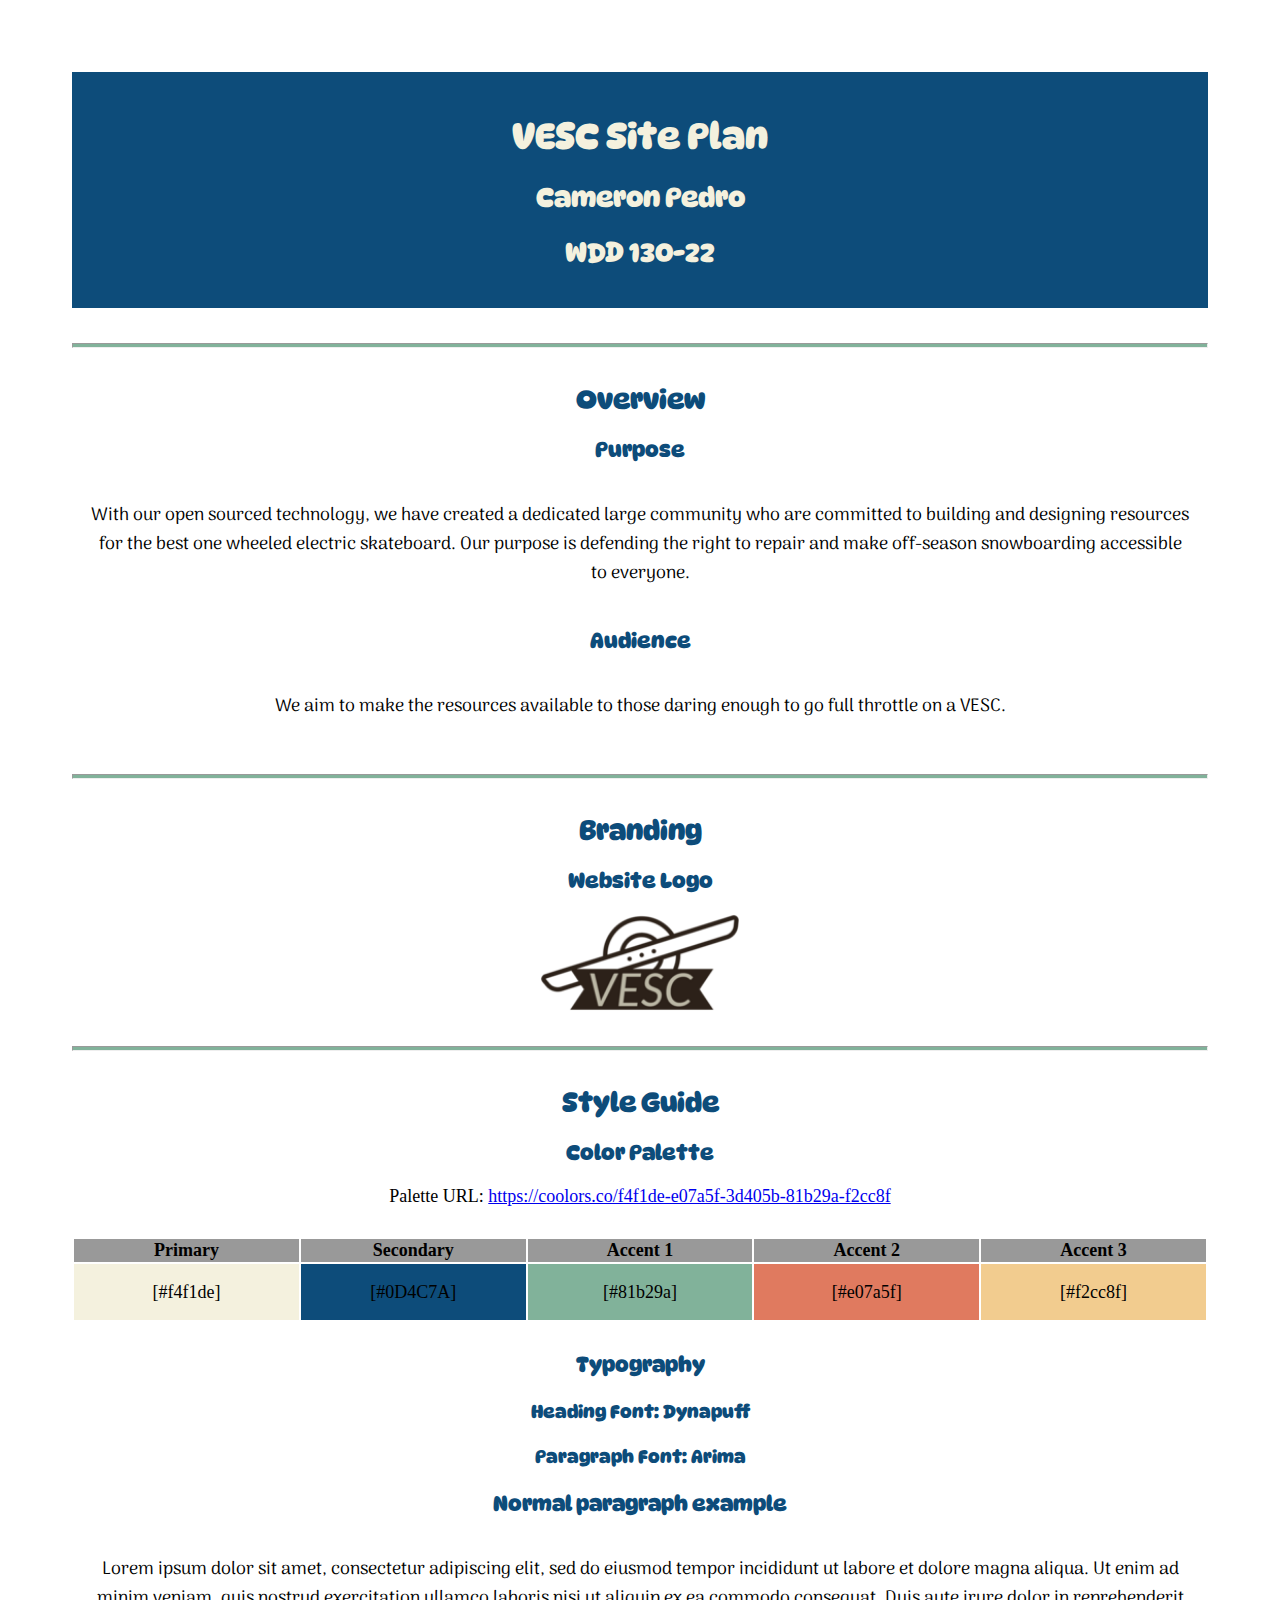
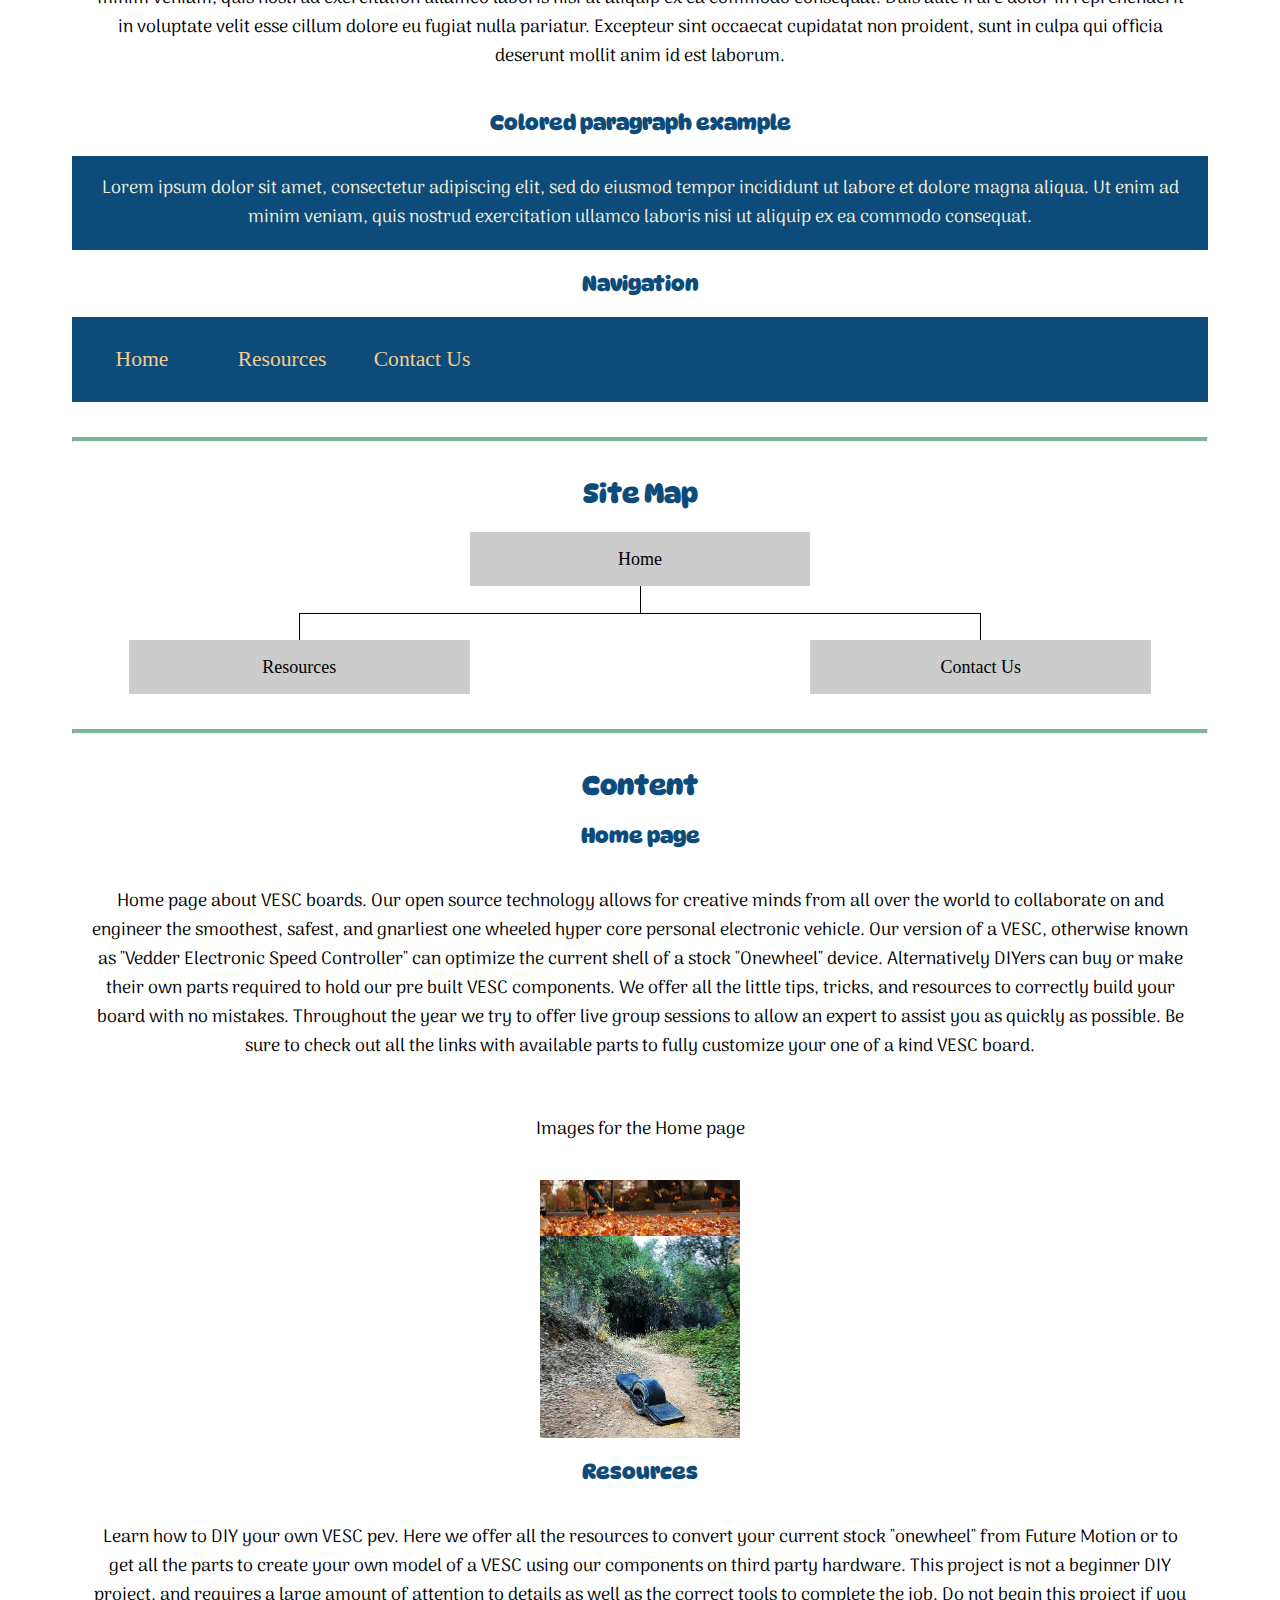
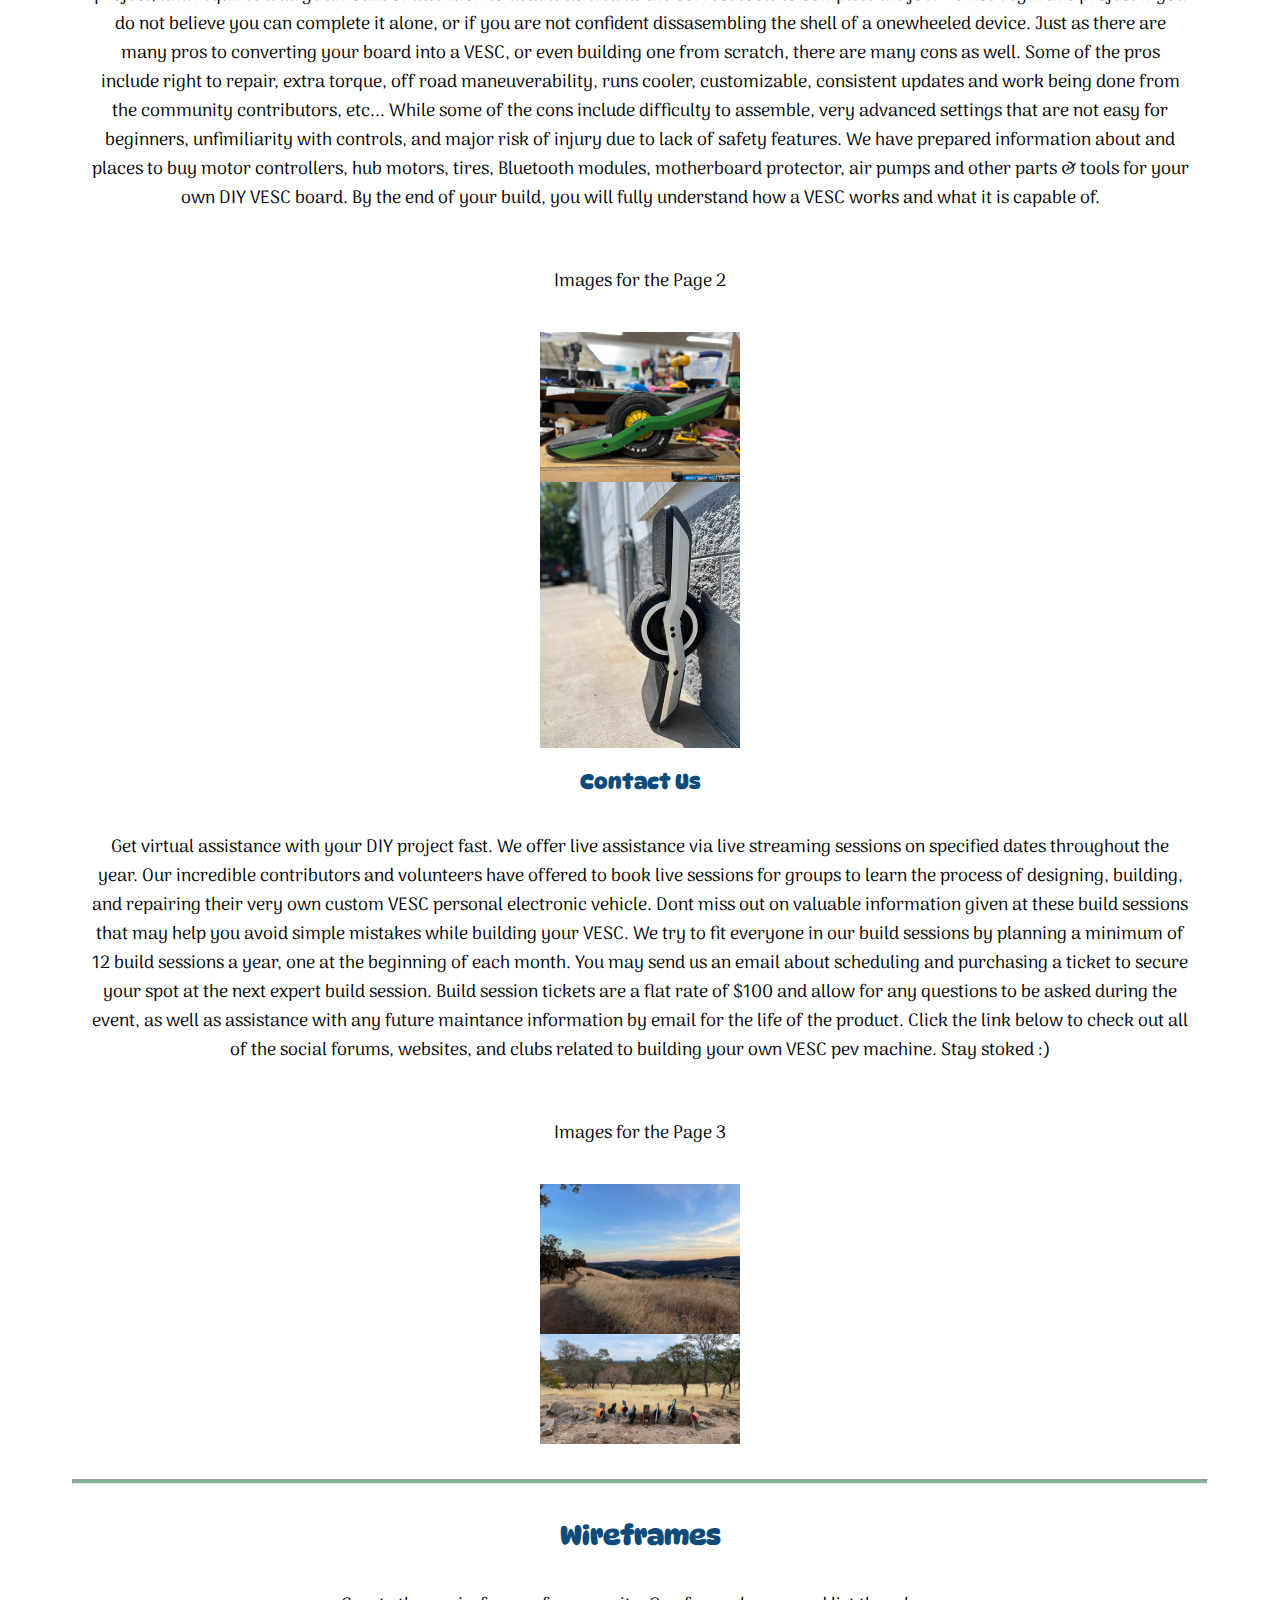
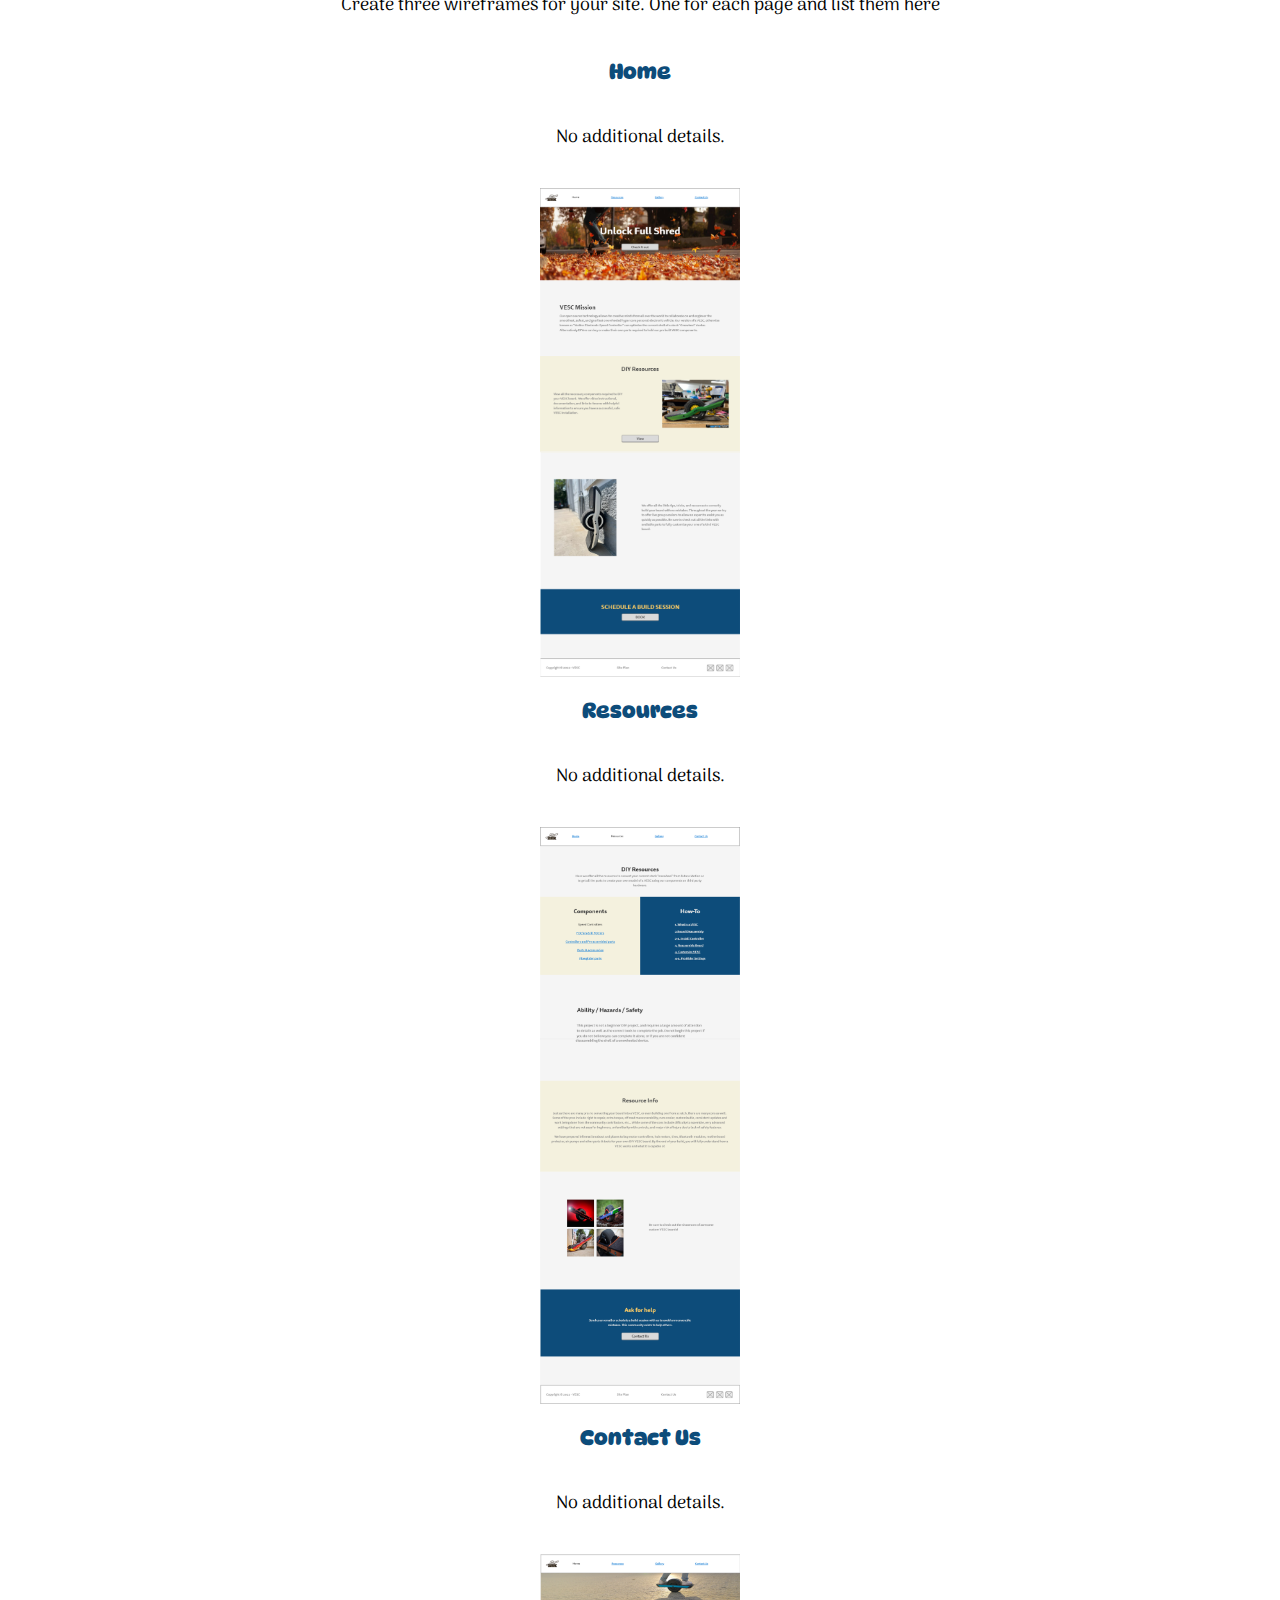
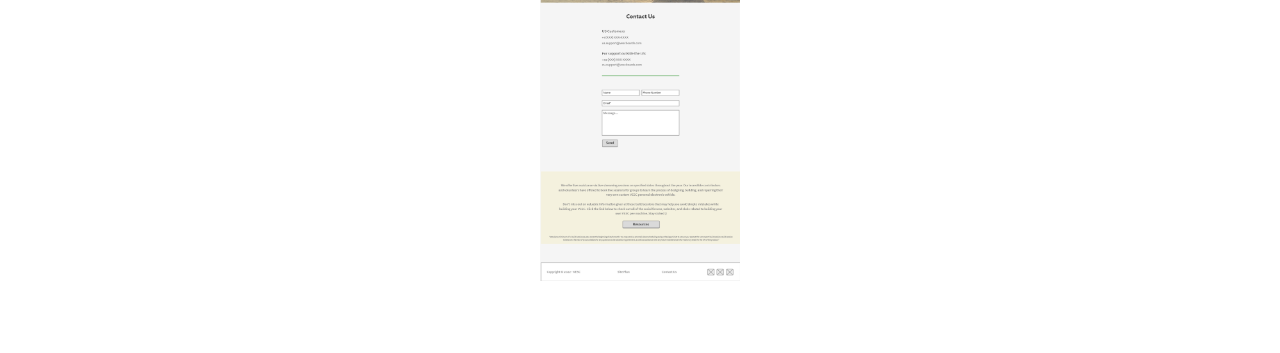
<file: vesc/site-plan.html>
<!DOCTYPE html>
<html lang="en-us">
    
  <head>
    <meta charset="utf-8">
    <title>Site Plan</title>
    <link type="text/css" rel="stylesheet" href="styles/site-plan.css">
  </head>

  <body>
    <header>
      <h1>VESC Site Plan</h1>
      <h2>Cameron Pedro</h2>
      <h2>WDD 130-22</h2>
      <!-- In the header above, add the name or your site, your name and class number. For example if you are in section 3 you would put WDD 130.03 -->
    </header>
    <main>

      <!-- ------------------------Steps 2-3------------------------------ -->
      <hr>
      <h2>Overview</h2>
      <h3>Purpose</h3>
      <p>With our open sourced technology, we have created a dedicated large community
        who are committed to building and designing resources for the best one wheeled electric skateboard. 
        Our purpose is defending the right to repair and make off-season snowboarding accessible to everyone.</p>  <!-- change this -->


      <h3>Audience</h3>
      <p>We aim to make the resources available to those daring enough to go full throttle on a VESC.</p>  <!-- change this -->

      <hr>
      <h2>Branding</h2>
      <h3>Website Logo</h3>
      <!-- Replace this with some sort of logo for your site.  A logo can be as simple as the name of your site in a nice font :) -->
      <img src="images/logo_small.png" alt="Logo image">
      <hr>
      <h2>
        Style Guide
      </h2>

      <!-- ------------------------Steps 4-8------------------------------ -->

      <h3>
        Color Palette
      </h3>
      <!--  The colors you choose for a website are one of the most important decisions you will make. Follow the instructions on the activity in iLearn then return and replace the color codes below with the hex color codes (the 6 digit numbers that show at the bottom of each color) for the colors you have chosen below.  You should have at least 2 colors but do not have to fill in all 4 if you do not need them.  -->

      <!-- Copy and paste the URL to your finished palette below Make sure to paste it into both spots -->
      Palette URL: <a href="https://coolors.co/f4f1de-e07a5f-3d405b-81b29a-f2cc8f" target="_blank">https://coolors.co/f4f1de-e07a5f-3d405b-81b29a-f2cc8f</a>


      <table class="colors">
        <tr><th>Primary</th><th>Secondary</th><th>Accent 1</th><th>Accent 2</th><th>Accent 3</th></tr>
        <!-- Replace the numbers in the boxes below with your hex color codes. Then switch to the site-plan.css file and change your colors there as well. -->
        <tr><td class="primary">[#f4f1de]</td><td class="secondary">[#0D4C7A]</td><td class="accent1">[#81b29a]</td><td class="accent2">[#e07a5f]</td><td class="accent3">[#f2cc8f]</td></tr>
      </table>

      <!-- ------------------------Step 9------------------------------ -->

      <h3>
        Typography
      </h3>
      <!-- Choose a font for your paragraphs (body copy) and headlines. What font(s) have you chosen? Why did you choose what you did?  Make sure to review the list of web safe fonts at W3Schools.org as a starting point.  Think also about which of your colors above you might use for background and font colors. -->

      <h4>
        Heading Font: Dynapuff  <!-- change this -->
      </h4>
      <h4>
        Paragraph Font: Arima  <!-- change this -->
      </h4>
      <h3>
        Normal paragraph example
      </h3>
      <p>
        Lorem ipsum dolor sit amet, consectetur adipiscing elit, sed do eiusmod tempor incididunt ut labore et dolore magna aliqua. Ut enim ad minim veniam, quis nostrud exercitation ullamco laboris nisi ut aliquip ex ea commodo consequat. Duis aute irure dolor in reprehenderit in voluptate velit esse cillum dolore eu fugiat nulla pariatur. Excepteur sint occaecat cupidatat non proident, sunt in culpa qui officia deserunt mollit anim id est laborum.
      </p>
      <h3>
        Colored paragraph example
      </h3>
      <p class="colored">
        Lorem ipsum dolor sit amet, consectetur adipiscing elit, sed do eiusmod tempor incididunt ut labore et dolore magna aliqua. Ut enim ad minim veniam, quis nostrud exercitation ullamco laboris nisi ut aliquip ex ea commodo consequat. 
      </p>

      <!-- ------------------------Step 10------------------------------ -->

      <h3>
        Navigation
      </h3>
      <!-- Think about how you want your navigation bar to look. In the site-plan.css file change the colors to your colors to get the look you desire. --> 
      <nav>
        <a href="#">Home</a>
        <a href="#">Resources</a>
        <a href="#">Contact Us</a>
      </nav>
      <hr>
      <h2>
        Site Map
      </h2>
      <div class="sitemap">
        <div class="sm-home">
          Home
        </div>
        <div class="sm-page2">
          Resources <!-- change this -->
        </div>
        <div class="sm-page3">
          Contact Us  <!-- change this -->
        </div>

        <div class="top">
          &nbsp;
        </div>
        <div class="left">
          &nbsp;
        </div>
        <div class="right">
          &nbsp;
        </div>

      </div>

      <!-- --------Content Section -------------- -->
      <hr>
      <h2>
        Content
      </h2>
      <h3>Home page</h3>
      <p>
        Home page about VESC boards. Our open source technology allows for creative minds from all 
        over the world to collaborate on and engineer the smoothest, safest, and gnarliest one wheeled 
        hyper core personal electronic vehicle. Our version of a VESC, otherwise known as "Vedder 
        Electronic Speed Controller" can optimize the current shell of a stock "Onewheel" device.
        Alternatively DIYers can buy or make their own parts required to hold our pre built VESC 
        components. We offer all the little tips, tricks, and resources to correctly build your 
        board with no mistakes. Throughout the year we try to offer live group sessions to allow
        an expert to assist you as quickly as possible. Be sure to check out all the links with 
        available parts to fully customize your one of a kind VESC board.
      </p>
      <p>Images for the Home page</p>
        <img src="images/hero.png" alt="image for homepage">
        <img src="images/trails.jpg" alt="image for homepage">

      </ul>
      <h3>Resources</h3>
      <p>
        Learn how to DIY your own VESC pev. Here we offer all the resources to convert your current stock 
        "onewheel" from Future Motion or to get all the parts to create your own model of a VESC using 
        our components on third party hardware. This project is not a beginner DIY project, and requires a 
        large amount of attention to details as well as the correct tools to complete the job. Do not begin this project if you 
        do not believe you can complete it alone, or if you are not confident dissasembling the shell of a 
        onewheeled device. Just as there are many pros to converting your board into a VESC, or even building 
        one from scratch, there are many cons as well. Some of the pros include right to repair, extra torque, off road maneuverability, 
        runs cooler, customizable, consistent updates and work being done from the community contributors, 
        etc... While some of the cons include difficulty to assemble, very advanced settings that are not easy 
        for beginners, unfimiliarity with controls, and major risk of injury due to lack of safety features. We have
        prepared information about and places to buy motor controllers, hub motors, tires, Bluetooth 
        modules, motherboard protector, air pumps and other parts & tools for your own DIY VESC board. 
        By the end of your build, you will fully understand how a VESC works and what it is capable of.
      </p>
      <p>Images for the Page 2</p>
        <img src="images/repair.jpg" alt="image for page">
        <img src="images/lightning.jpg" alt="image for page">

      </ul>
      <h3>Contact Us</h3>
      <p>
        Get virtual assistance with your DIY project fast. We offer live assistance via live streaming sessions on specified dates throughout the year.
        Our incredible contributors and volunteers have offered to book live sessions for groups to learn the
        process of designing, building, and repairing their very own custom VESC personal electronic vehicle.
        Dont miss out on valuable information given at these build sessions that may help you avoid simple 
        mistakes while building your VESC. We try to fit everyone in our build sessions by planning a minimum
        of 12 build sessions a year, one at the beginning of each month. You may send us an email about scheduling 
        and purchasing a ticket to secure your spot at the next expert build session. Build session tickets are a flat 
        rate of $100 and allow for any questions to be asked during the event, as well as assistance with any 
        future maintance information by email for the life of the product. Click the link below to check out 
        all of the social forums, websites, and clubs related to building your own VESC pev machine. Stay stoked :)
      </p>
      <p>Images for the Page 3</p>
        <img src="images/mountain.jpg" alt="image for page3">
        <img src="images/boards.jpg" alt="image for page3">

      </ul>
      <hr>
      <h2>
        Wireframes
      </h2>
      <p>
        Create three wireframes for your site. One for each page and list them here</p>

      <h3>Home</h3>
      <p>         
        No additional details.
      </p>
      <img src="images/home-vesc-wireframe.png" alt="home page wireframe">

      <h3>Resources</h3>
      <p>         
        No additional details.
      </p>
      <img src="images/resoureces-vesc-wireframe.png" alt="resources wireframe">

      <h3>Contact Us</h3>
      <p>         
        No additional details.
      </p>
      <img src="images/contact-vesc-wireframe.png" alt="contact us wireframe">
    </main>
  </body>

</html>
</file>
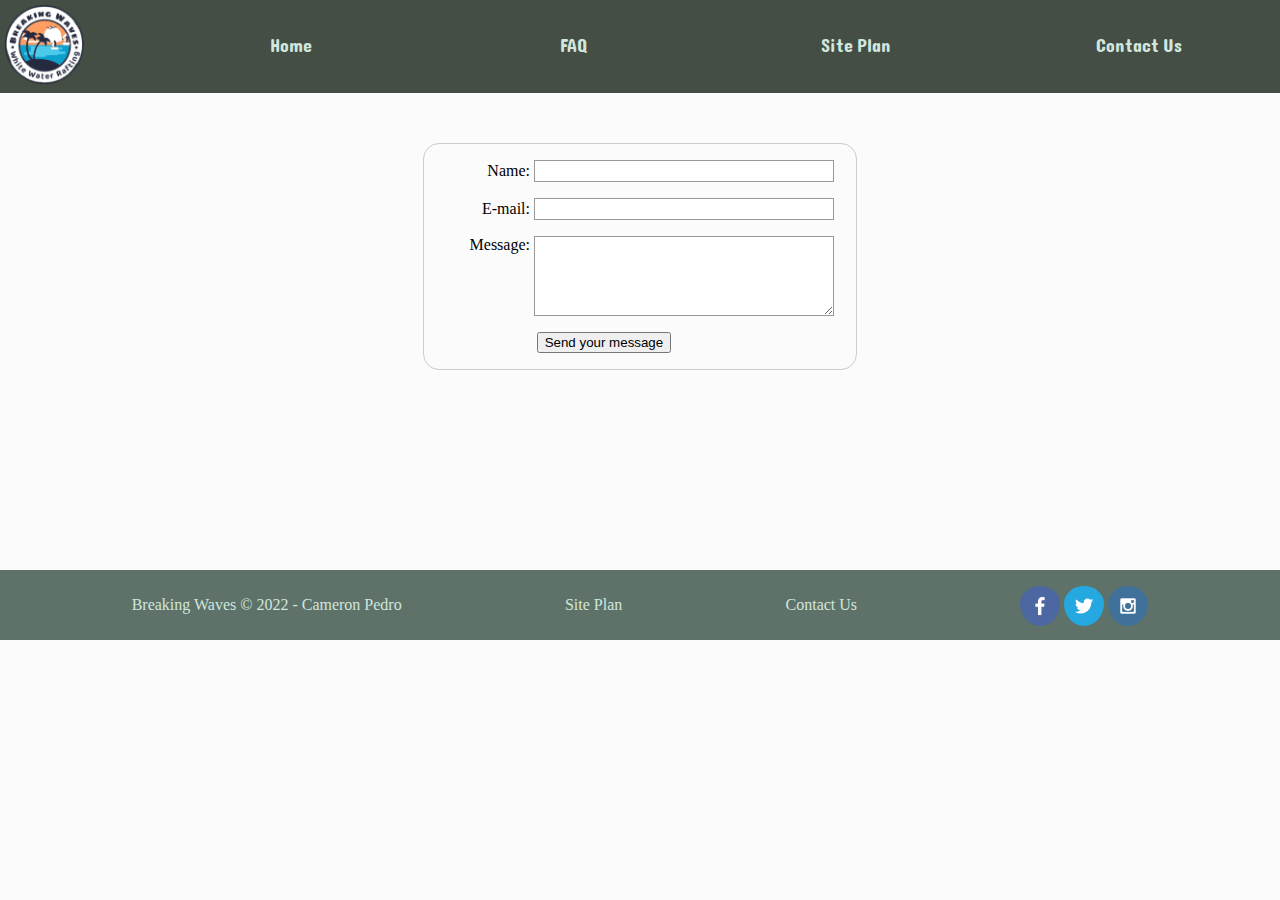
<file: wwr/contactus.html>
<!DOCTYPE html>
<html lang="en">
<head>
    <meta charset="UTF-8">
    <meta http-equiv="X-UA-Compatible" content="IE=edge">
    <meta name="viewport" content="width=device-width, initial-scale=1.0">
    <link rel="stylesheet" href="styles/style.css">
    <style>
        form {
  /* Center the form on the page */
  margin: 50px auto;
  width: 400px;
  /* Form outline */
  padding: 1em;
  border: 1px solid #ccc;
  border-radius: 1em;
}

ul {
  list-style: none;
  padding: 0;
  margin: 0;
}

form li + li {
  margin-top: 1em;
}

label {
  /* Uniform size & alignment */
  display: inline-block;
  width: 90px;
  text-align: right;
}

input,
textarea {
  /* To make sure that all text fields have the same font settings
     By default, textareas have a monospace font */
  font: 1em sans-serif;

  /* Uniform text field size */
  width: 300px;
  box-sizing: border-box;

  /* Match form field borders */
  border: 1px solid #999;
}

input:focus,
textarea:focus {
  /* Additional highlight for focused elements */
  border-color: #000;
}

textarea {
  /* Align multiline text fields with their labels */
  vertical-align: top;

  /* Provide space to type some text */
  height: 5em;
}

.button {
  /* Align buttons with the text fields */
  padding-left: 90px; /* same size as the label elements */
}

button {
  /* This extra margin represent roughly the same space as the space
     between the labels and their text fields */
  margin-left: 0.5em;
}

#feedback {
    background-color: antiquewhite;
    position: absolute;
    top: 0;
    left: 0;
    right: 0;
    padding: .5em;
    /* make this element invisible until we are ready for it */
    display: none;      
}
.moveDown {
    margin-top: 3em;
}
    </style>
    
    <title>White Water Rafting | Breaking Waves | Contact Us</title>
</head>



<body id="content">
    <header>
        <a id="logo_link" href="index.html">
            <img class="logo" src="images/wwr.png" alt="Breaking Waves Logo">
        </a>
        <nav>
            <a href="index.html">Home</a>
            <a href="faq.html">FAQ</a>
            <a href="site-plan-rafting.html">Site Plan</a>
            <a href="#">Contact Us</a>
        </nav>
    </header>

<main>
    <div id="feedback"></div>
    <form action="/my-handling-form-page" method="post">
        <ul>
          <li>
            <label for="name">Name:</label>
            <input type="text" id="name" name="user_name" />
          </li>
          <li>
            <label for="mail">E-mail:</label>
            <input type="email" id="mail" name="user_email" />
          </li>
          <li>
            <label for="msg">Message:</label>
            <textarea id="msg" name="user_message"></textarea>
          </li>
          <li class="button">
            <button type="submit">Send your message</button>
          </li>
        </ul>
      </form>



</main>

<footer>
    <p>Breaking Waves &copy; 2022 - Cameron Pedro</p>
    <p><a href="site-plan-rafting.html">Site Plan</a></p>
    <p><a href="contactus.html">Contact Us</a></p>
    <div class="social">
        <a href="https://facebook.com" target="_blank">
            <img src="images/facebook.png" alt="fb icon">
        </a>
        <a href="https://twitter.com" target="_blank">
            <img src="images/twitter.png" alt="twitter icon">
        </a>
        <a href="https://instagram.com" target="_blank">
            <img src="images/instagram.png" alt="instagram icon">
        </a>
    </div>
</footer>
<script>
    // get the feedback div element so we can do something with it.
    const feedbackElement = document.getElementById('feedback');
    // get the form so we can read what was entered in it.
    const formElement = document.forms[0];
    // add a 'listener' to wait for a submission of our form. When that happens run the code below.
    formElement.addEventListener('submit', function(e) {
        // stop the form from doing the default action.
        e.preventDefault();
        // set the contents of our feedback element to a message letting the user know the form was submitted successfully. Notice that we pull the name that was entered in the form to personalize the message!
        feedbackElement.innerHTML = 'Hello '+ formElement.user_name.value +'! Thank you for your message. We will get back with you as soon as possible!';
        // make the feedback element visible.
        feedbackElement.style.display = "block";
        // add a class to move everything down so our message doesn't cover it.
        document.body.classList.toggle('moveDown');
    });
</script>
</body>
</html>
</file>
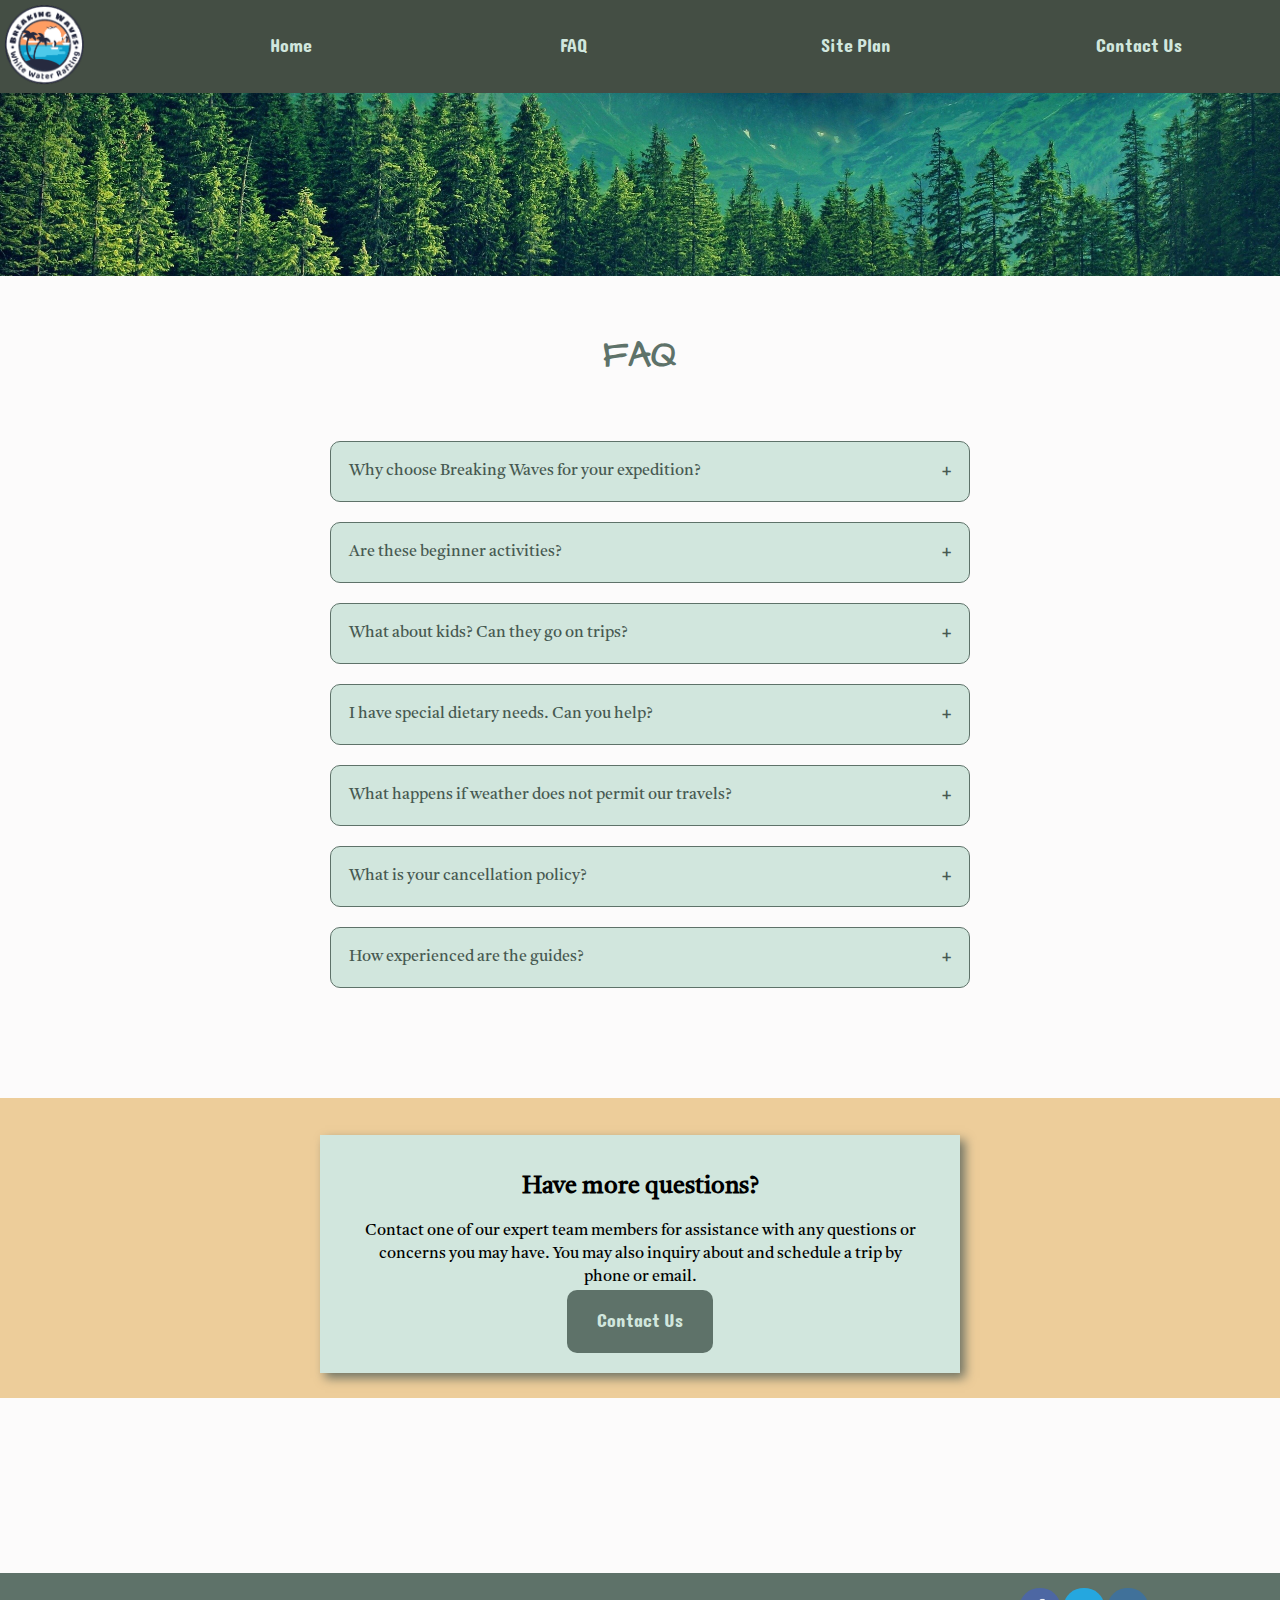
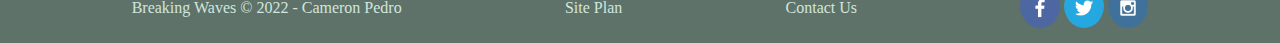
<file: wwr/faq.html>
<!DOCTYPE html>
<html lang="en">
<head>
    <meta charset="UTF-8">
    <meta http-equiv="X-UA-Compatible" content="IE=edge">
    <meta name="viewport" content="width=device-width, initial-scale=1.0">
    <link rel="stylesheet" href="styles/style.css">
    <title>White Water Rafting | Breaking Waves | FAQ</title>
</head>



<body id="content">
    <header>
        <a id="logo_link" href="index.html">
            <img class="logo" src="images/wwr.png" alt="Breaking Waves Logo">
        </a>
        <nav>
            <a href="index.html">Home</a>
            <a href="faq.html">FAQ</a>
            <a href="site-plan-rafting.html">Site Plan</a>
            <a href="contactus.html">Contact Us</a>
        </nav>
    </header>

    <div id="faq-hero">
        <div id="faq-hero-box">
            <img id="hero-img" src="images/faq_hero.jpg" alt="Beautiful Mountain Range">
        </div>
        
        <section id="faq-hero-msg">
            <h1 class="faq-title">FAQ</h1>
        </section>
    </div>

<main class="faq-grid">

    <button class="faq-accordion">Why choose Breaking Waves for your expedition?</button>
    <div class="faq-panel">
        <p>Breaking Waves Rafting prides itself on providing technically-focused, exciting, and adventurous trips for experienced travelers. We can help select the perfect trip for you.</p>

            <p>We’re not a huge company, and that’s the way we want to keep it. This ensures our guests get personalized attention every step of the way.</p>
            
    </div>
    <button class="faq-accordion">Are these beginner activities?</button>
    <div class="faq-panel">
        <p>No! These are not for beginners. These expeditions are for experienced outdoors men and women who know the minimum required information on our quick questionaire to join us on a trip.</p>
    </div>
    <button class="faq-accordion">What about kids? Can they go on trips?</button>
    <div class="faq-panel">
        <p>Our recommended minimum age for traveling with an adult on our expeditions is 16. You must be able to provide proof of age.</p>
    </div>
    <button class="faq-accordion">I have special dietary needs. Can you help?</button>
    <div class="faq-panel">
        <p>Yes! Just tell our reservations agent about your needs, and we’ll be happy to cater to them.</p>
    </div>
    <button class="faq-accordion">What happens if weather does not permit our travels?</button>
    <div class="faq-panel">
        <p>All trips leave as scheduled, the experience is extreme. In major circumstances, Breaking Waves may alter the scheduled trip.</p>
    </div>
    <button class="faq-accordion">What is your cancellation policy?</button>
    <div class="faq-panel">
        <p>As rafting trips require advanced preparation, no refunds will be given for cancellations made within 72 hours of a scheduled trip.</p>

            <p>If a group cancels within 30 days of a trip, a 50% refund is given. Full payment for groups of 10 or more is due 2 weeks prior to the 
            scheduled trip. There are no refunds for cancellations of groups of 10 or more within 2 weeks of a scheduled trip.</p>
    </div>
    <button class="faq-accordion">How experienced are the guides?</button>
    <div class="faq-panel">
        <p>Breaking Waves guides have a combined 75 years of experience guiding our guests down the most exclusive and exotic rivers around the entire world.
            All of our guides have gone through an extensive training program required by the State of California.
        </p>
    </div>
    <script>
        var acc = document.getElementsByClassName("faq-accordion");
        var i;
        
        for (i = 0; i < acc.length; i++) {
          acc[i].addEventListener("click", function() {
            this.classList.toggle("active");
            var panel = this.nextElementSibling;
            if (panel.style.maxHeight) {
              panel.style.maxHeight = null;
            } else {
              panel.style.maxHeight = panel.scrollHeight + "px";
            } 
          });
        }
    </script>
    
    <div id="faq-background"></div>
    <section class="faq-msg">
        <h2>Have more questions?</h2>
        <p>Contact one of our expert team members for assistance with any questions or concerns you may have. 
            You may also inquiry about and schedule a trip by phone or email. </p>
        <a class='contact' href="#">Contact Us</a>
    </section>

</main>

<footer>
    <p>Breaking Waves &copy; 2022 - Cameron Pedro</p>
    <p><a href="site-plan-rafting.html">Site Plan</a></p>
    <p><a href="contactus.html">Contact Us</a></p>
    <div class="social">
        <a href="https://facebook.com" target="_blank">
            <img src="images/facebook.png" alt="fb icon">
        </a>
        <a href="https://twitter.com" target="_blank">
            <img src="images/twitter.png" alt="twitter icon">
        </a>
        <a href="https://instagram.com" target="_blank">
            <img src="images/instagram.png" alt="instagram icon">
        </a>
    </div>
</footer>
</body>
</html>
</file>
<file: aboutme/styles/style.css>
body {
    background-color: lightblue;
  }
  
  h1,h2 {
    color: navy;
    text-align: center;
  }
  #me {
    display: block;
    margin-left: auto;
    margin-right: auto;
  }

  #block {
    display:inline;
  }
  nav {
    margin-top: 35px;
    margin-bottom: 15px;
    margin-left: 20px;
    margin-right: 20px;
  }
  
  #usandcar {
    display: block;
    align-items: left;
    margin-left: 7%;
    margin-right: auto;
    margin-top: -11%;
    -webkit-transform: rotate(-5deg);
  }
  #wheels {
    display: block;
    align-items: right;
    margin-left: auto;
    margin-right: 7%;
    margin-top: -12%;
    -webkit-transform: rotate(+5deg);
  }

#about {
  font-family: Georgia, 'Times New Roman', Times, serif;
  margin-top: -1%;
}

element.style {
}

@font-face {
  font-family: thiccboi;
  font-display: swap;
  src: url(/aboutme/fonts/THICCCBOI-Medium.woff2) format('woff2');
}

#wrap {
    text-align: center;
    font-family: Georgia, 'Times New Roman', Times, serif;
    font-size: larger;
    padding: .1em;
}
#thanks {
    display: block;
    margin-left: auto;
    margin-right: auto;   
}
#thanks {
  font-family: s;
    font-size: large;
    text-decoration: none;
    color: #000;
    background: rgb(204, 255, 227);
    display: block;
    height: 5em;
    width: 8em;
    padding: .7em;
    text-align: center;
    -moz-box-shadow: 5px 5px 7px rgba(33,33,33,1);
    -webkit-box-shadow: 5px 5px 7px rgb(33 33 33 / 70%);
    box-shadow: 5px 5px 7px rgb(33 33 33 / 70%);
    -webkit-transform: rotate(+6deg);
    -o-transform: rotate(+6deg);
    -moz-transform: rotate(+6deg);
}
</file>
<file: vesc/styles/style.css>
@import url('https://fonts.googleapis.com/css?family=IM+Fell+French+Canon+SC|Lato');
@import url('https://fonts.googleapis.com/css2?family=DynaPuff&display=swap');
@import url('https://fonts.googleapis.com/css2?family=Arima&display=swap');

header {
    background-color: rgba(13, 76, 122, 1);
    display: grid;
    grid-template-columns: 150px auto;
    position:fixed;
    width: 100%;
    top: 0;
    left: 0;
    right: 0;
    margin: 0 auto;
    max-width: 1600px;
}

body {
    margin: 0 auto;
    padding: 0;
    font-size: 18px;

  }

#content {
    max-width: 1600px;
    margin: 0 auto;
    
}



.logo {
    width: 5em;
    padding: 1px 1px;
    padding-left: 40px;
    margin: -8px -72px;
}

#logo_link {
    padding: 10px 0px; 
    justify-self: center;
    align-self: center;
}

nav {
    display: flex;
    justify-content: space-around;
    align-items: center;
}


#myLinks {
    display: flex;
}

nav a {
    color: #f4f1de;
    text-decoration: none;
    font-family: "Arima", Arial, Helvetica;
    padding: 30px 25px;
    font-size: 18px;
    width: 100%;
    text-align: center;
}

nav a:hover {
    background-color: #D1E6DD;
    color: #5E7269;
}

.nav-active{
    text-decoration: underline;
}

.icon {
    display: none;
}


#hero {
    display: grid;
    grid-template-columns: 1fr 3fr 1fr;
    margin-top: 0;
    justify-content: center;
}

#hero-box {
    grid-column: 1/4;
    grid-row: 1/3;
    z-index: -1;
}

#hero-msg {
    grid-column: 2/3;
    grid-row: 1/2;
    margin-top: 165px;
}

#hero-img {
    justify-self: center;
    width: 100%;
    
}

.home-title {
    color: #f4f1de;
    font-size: 2.8em;
    font-family: "Dynapuff", Arial, Helvetica;
    margin-top: -45px;
    text-align: center;
}

.other-home-title {
    color: black;
    font-size: 2.8em;
    font-family: "Dynapuff", Arial, Helvetica;
    text-align: center;
}






.home-grid {
    display: grid;
    grid-template-columns: 10fr;
    align-items: center;
    grid-auto-columns: 10%;

}

.book {
    background-color: rgba(13, 76, 122, 1);
    color: #f4f1de;
    text-decoration: none;
    font-size: 18px;
    font-family: Georgia, Arial, Helvetica;
    padding:15px 30px;
    margin-top: 50px;
    border-radius: 10px;
    border: 0px;
}

.btn-resources {
    background-color: rgba(13, 76, 122, 1);
    color: #f4f1de;
    text-decoration: none;
    font-size: 18px;
    font-family: Georgia, Arial, Helvetica;
    padding:15px 30px;
    margin-top: 50px;
    border-radius: 10px;
    border: 0px;
}

.button-box {
    text-align: center;
}


.mission{
    padding: 100px 50px;
    grid-column: 2/8;
    grid-row: 2/2;
}

.diy-resources {
    padding: 10px 10px;
    grid-column: 2/5;
    grid-row: 4/4;


}
.diy-img {
    max-width: 375px;
    grid-column: 6/8;
    grid-row: 4/4;
    margin-left: 0px;
}

.assistance {
    grid-column: 5/9;
    grid-row: 7/7;
    padding-left: 10em;
    padding-top: 100px;
}

.assistance-img {
    max-width: 450px;
    grid-column: 2/5;
    grid-row: 7/7;
    margin-top: 100px;
}

h4 {
    font-family: "Dynapuff", Arial, Helvetica;
    font-size: 24px;
}


h1 {
    font-family: "Dynapuff", Arial, Helvetica;
    font-size: 40px;
}

p {
    font-family: "Arima", Arial, Helvetica;
}

#placeholder {
    height: 450px;
    grid-column: 1/10;
    grid-row: 1/3;
    margin-top: 50px;
}

#background1 {
    height: 425px;
    grid-column: 1/10;
    grid-row: 1/3;
    margin-top: 50px;
}

#background2 {
    background-color: #EDCD9A;
    height: 625px;
    grid-column: 1/10;
    grid-row: 3/6;
    margin-top: 50px;
}

#background3 {
    height: 450px;
    grid-column: 1/10;
    grid-row: 6/9;
    margin-top: 50px;
}

#background4 {
    background-color: rgba(13, 76, 122, 1);
    height: 450px;
    grid-column: 1/10;
    grid-row: 9/12;
    margin-top: 100px;
}
#background5 {
    background-color: #EDCD9A; 
    height: 100px;
    grid-column: 1/10;
    grid-row: 12/13;
    margin: 15px 0px;

}

.build-sesh {
    background-color: rgb(239, 215, 176);
    font-family: "Dynapuff", Arial, Helvetica;
    padding: 35px 50px;
    grid-column: 3/7;
    grid-row: 10/11;
    box-shadow: 6px 6px 10px rgb(35, 39, 41);
    text-align: center;
    margin-top: 100px;
}

.build-sesh h2 {
    margin-bottom: 50px;
}


#diy-background1 {
    height: 350px;
    grid-column: 1/10;
    grid-row: 1/3;
    margin-top: 50px;
}
#diy-background2 {
    height: 400px;
    grid-column: 1/5;
    grid-row: 3/6;
    margin-top: 50px;
    background-color: #f4f1de;
}

.diy-mission {
    grid-column: 2/8;
    grid-row: 2/2;
    text-align: center;
    margin: 50px 0px;
}

#diy-background3 {
    height: 400px;
    grid-column: 5/10;
    grid-row: 3/6;
    margin-top: 50px;
    background-color:rgba(13, 76, 122, .65);
}

.diy-section2 {
    grid-column: 2/4;
    grid-row: 3/6;
    margin-top: 50px;
}

.h4diy-section2 {
    grid-column: 2/4;
    grid-row: 3/6;
    margin-top: -180px;
}

.h4diy-section3 {
    grid-column: 7/9;
    grid-row: 3/6;
    margin-top: -180px;
}


.diy-section3 {
    grid-column: 7/9;
    grid-row: 3/6;
    margin-top: 50px;
}

#diy-background4 {
    height: 450px;
    grid-column: 1/10;
    grid-row: 6/9;
    margin-top: 0px;
}

.safety {
    grid-column: 2/8;
    grid-row: 7/7;
}

#diy-background5 {
    height: 575px;
    grid-column: 1/10;
    grid-row: 9/12;
    margin-top: 0px;
    background-color: #EDCD9A;
}

.diy-info {
    grid-column: 2/8;
    grid-row: 10/10;
    text-align: center;
}

#diy-background6 {
    height: 575px;
    grid-column: 1/10;
    grid-row: 12/15;
    margin-top: 0px;
    background-color: white;
}

.visit-showroom {
    grid-column: 6/9;
    grid-row: 13/13;
    text-align: center;
    margin: 0 60px;
}

#boardpanel {
    grid-column: 2/5;
    grid-row: 13/13;
}

#board {
    grid-column: 2/3;
    grid-row: 13/13;
    width: 400px;
    margin: 0 -50px;
}

#diy-background7 {
    height: 400px;
    grid-column: 1/10;
    grid-row: 15/18;
    background-color: rgba(13, 76, 122, 1);
}

.ask-for-help {
    grid-column: 2/8;
    grid-row: 16/17;
    background-color: rgb(239, 215, 176);
    font-family: "Dynapuff", Arial, Helvetica;
    padding: 35px 50px;
    box-shadow: 6px 6px 10px rgb(35, 39, 41);
    text-align: center;
}

#diy-finalbackground {
    background-color: #EDCD9A; 
    height: 100px;
    grid-column: 1/10;
    grid-row: 18/20;
    margin:15px 0px;
}



footer {
    background-color: rgba(13, 76, 122, 1);
    color:#f4f1de;
    padding: 10px 50px;
    margin-top: 0px;
    display: flex;
    justify-content: space-around;
    align-items: center;
}

footer h3 {
    color:#f4f1de 
}

footer a {
    color: #f4f1de;
    text-decoration: none;
}

footer a:hover {
    color: #f4f1de;
}

footer p a:hover {
    text-decoration: underline;
}

footer .social img {
    padding-top: 5px;
    border-radius: 50%;
    width: 40px;
}
footer .social img:hover {
    padding-top: 5px;
    border-radius: 25%;
    width: 40px;
}

#contact-finalbackground {
    background-color: rgba(13, 76, 122, 1); 
    height: 100px;
    grid-column: 1/10;
    grid-row: 11/11;
    margin:15px 0px;
}

#contact-background2 {
    height: 525px;
    grid-column: 1/10;
    grid-row: 7/10;
    background-color: #EDCD9A;
}

.contact-resources {
    grid-column: 1/10;
    grid-row: 8/9;
    text-align: center;
    padding: 25px 25px;
}

.contact-resources .last {
    font-size: 12px;
    margin:35px 0px;
}



.contact-info {
    grid-row: 2/3;
    grid-column: 3/8;
    text-align: center;
    margin-left: -230px;
}

.contact-info #us, .contact-info #eu {
    text-decoration: underline;
    font-family: "Dynapuff", Arial, Helvetica;
    font-size: 24px;
}

#contact-break {
    height: 10px;
    background-color: #EDCD9A;
    grid-column: 2/8;
    grid-row: 3/4;
    margin-top: 25px;
  }

form {
    /* Center the form on the page */
    margin: 50px auto;
    width: 300px;
    /* Form outline */
    padding: 1em;
    border: 1px solid #ccc;
    border-radius: 1em;
    grid-row: 4/7;
    grid-column: 1/10;    
  }
  

  
  ul {
    list-style: none;
    padding: 0;
    margin: 0;
  }
  
  form li + li {
    margin-top: 1em;
  }
  
  label {
    /* Uniform size & alignment */
    display: inline-block;
    width: 90px;
    text-align: right;
  }
  
  input,
  textarea {
    /* To make sure that all text fields have the same font settings
       By default, textareas have a monospace font */
    font: 1em sans-serif;
  
    /* Uniform text field size */
    width: 200px;
    box-sizing: border-box;
  
    /* Match form field borders */
    border: 1px solid #999;
  }
  
  input:focus,
  textarea:focus {
    /* Additional highlight for focused elements */
    border-color: #000;
  }
  
  textarea {
    /* Align multiline text fields with their labels */
    vertical-align: top;
  
    /* Provide space to type some text */
    height: 5em;
  }
  
  .button {
    /* Align buttons with the text fields */
    padding-left: 90px; /* same size as the label elements */
  }
  
  button {
    /* This extra margin represent roughly the same space as the space
       between the labels and their text fields */
    margin-left: 0.5em;
  }
  
  #feedback {
      background-color: antiquewhite;
      position: absolute;
      top: 0;
      left: 0;
      right: 0;
      padding: .5em;
      /* make this element invisible until we are ready for it */
      display: none;      
  }
  .moveDown {
      margin-top: 3em;
  }

 

@media screen and (max-width: 950px) {
    #hero, .home-grid {
        display: block;
        height: auto;
    }

    
    nav, footer {
        flex-direction: column;
    }
    nav a {
        display: block;
        padding: 15px;
    }

    



    
    #hero {
        margin-top: 235px;
    }
    #hero-msg {
        margin-top: 50px;  
    }

    .other-home-title {
        margin-top: 550px;
    }
    
    .button-box {
        padding-top: 25px;
    }
    .home-title {
        font-size: 29px;
        color: #0D4C7A;
    }
    #background1, #background2, #background3, #background4 { 
        display: none;
        margin: 50px auto;
        width: 100%;
    }
    #background5 {
        display: none;
    }

    .mission {
        margin-top: 150px;
        padding: 50px 50px;
        font-size: medium;
        
    }
    .diy-resources {
        margin-top: 85px;
        padding-top: 325px ;
        background: #EDCD9A;
        height: 325px;
        text-align: center;
        padding-bottom: 75px;
    }
    .diy-resources p {
        margin: 0 25px;
        margin-bottom: 25px;
        font-size: medium;
    }
    .btn-resources {
        margin: 250px 0;
    }

    .diy-img {
        width: 350px;
        padding-top: 100px;
        margin-bottom: -400px;
        margin-left: auto;
        margin-right: auto;
        display: block;
    }
    .assistance-img {
        width: 350px;
        margin-bottom: -100px;
        margin-left: auto;
        margin-right: auto;
        display: block;
    }
    .assistance {
        margin-top: 50px;
        padding: 50px 50px;
        text-align: center;
        font-size: medium;
    }
    .build-sesh {
        width: 70%;
        display: block;
        margin: 0 auto;
    }
    footer {
        margin-top: 25px;
    }

    .contact-resources {
        margin-top:-925px ;
    }
    #contact-background2 {
        min-height: 950px;
    }
    #contact-finalbackground {
        display: none;
    }
    .contact-info {
        text-align: center;
        margin-left: -70px;
    }

    .topnav {
        overflow: hidden;
        background-color: #333;
        position: relative;
      }
      
      .topnav #myLinks {
        display: flex;
      }
      
      .topnav a {
        color: white;
        padding: 14px 16px;
        text-decoration: none;
        font-size: 17px;
        display: block;
      }
      
      .icon {
        display: block;
        color:white;
        display: block;
        text-align: center;
        padding:15px;
      }
      .topnav a.icon {
        color:white;
        
         
      }
      
      .topnav a:hover {
        background-color: #ddd;
        color: black;
      }

      .diy-mission {
        margin-top: -60px;
      }

      #diy-background2 {
        display: none;
      }
      #diy-background3 {
        display: none;
      }
      
      
      
      
      
      .diy-section2 {
        background-color: #f4f1de;
        padding: 65px 0px;
        text-align: center;
        margin-top: -35px;
        margin-bottom: 10px;
      }
      .diy-section3 {
        background-color: rgba(13, 76, 122, .65);
        padding: 60px 0px;
        text-align: center;
        list-style-position: inside;
        margin-top: 50px;
      }

      .h4diy-section2 {
        background-color: #f4f1de;
        margin-top:100px;
        text-align: center;
        padding-top: 1px;
        margin-bottom: -50px;
      }
      .h4diy-section3 {
        background-color: rgba(13, 76, 122, .65);
        margin-top: 50px;
        text-align: center;
        list-style-position: inside;
        margin-top: -10px;
        padding-top: 1px;
        margin-bottom: -50px;
      }





      #diy-background4 {
        display: none;
      }
      .safety {
        margin: 0px 50px;
      }

      #diy-background5 {
        display: none;
      }

      .diy-info {
        background-color: #EDCD9A;
        padding: 25px 25px;
      }

      #diy-background6 {
        display: none;
      }
      #board {
        display: block;
        margin: auto;
        width: 90%;
        margin-top: 15px;
      }
      .visit-showroom {
        margin: 25px 0;
      }

      #diy-background7 {
        display: none;
      }

}
</file>
<file: wwr/styles/style.css>
@import url('https://fonts.googleapis.com/css2?family=Tiro+Tamil&display=swap');
@import url('https://fonts.googleapis.com/css2?family=Dangrek&display=swap');
@import url('https://fonts.googleapis.com/css2?family=Architects+Daughter&display=swap');

body {
    background-color: #fcfbfb;
    margin: 0;
    padding: 0;
}

h2 {
    margin: 0;
}

header {
    background-color: rgba(7, 21, 8, 0.751);
    display: grid;
    grid-template-columns: 150px auto;
}


#content {
    max-width: 1600px;
    margin: 0 auto;
}

nav {
    display: flex;
    justify-content: space-around;
    align-items: center;
}

nav a {
    color: #D1E6DD;
    text-decoration: none;
    font-family: "Dangrek", Arial, Helvetica;
    padding: 30px 50px;
    font-size: 18px;
    width: 100%;
    text-align: center;
    
    
}


nav a:hover {
    background-color: #D1E6DD;
    color: #5E7269;
    font-family: "Dangrek", Arial, Helvetica;
}

.book, .join {
    background-color: #5E7269;
    color: #D1E6DD;
    text-decoration: none;
    font-size: 18px;
    font-family: "Dangrek", Arial, Helvetica;
    padding:15px 30px;
    margin-top: 50px;
    border-radius: 10px;
}

.book:hover, .join:hover {
    background-color: #5E7269;
    background-image: linear-gradient(#a8bdb4, #5E7269);
    color: #D1E6DD;
}

.rivers-card, .camping-card, .rapids-card {
    margin: 200px 0;
}
.rivers-card {
    grid-column: 2/4;
    grid-row: 2/3;
}
.camping-card {
    grid-column: 5/7;
    grid-row: 2/3;
    
}
.rapids-card {
    grid-column: 8/10;
    grid-row: 2/3;
}

.msg h2 {
    color: #5E7269;
    font-family: "Architects Daughter", Arial, Helvetica;
}

.msg p {
    color: #5E7269;
    font-size: .9em;
    padding-bottom: 15px;
}

.msg {
    background-color: #D1E6DD;
    font-family: "Tiro Tamil", Arial, Helvetica;
    padding: 35px;
    grid-column: 6/10;
    grid-row: 6/7;
    box-shadow: 5px 5px 10px #6f7364;
}

.home-title {
    color: #EDCD9A;
    font-size: 2.8em;
    font-family: "Architects Daughter", Arial, Helvetica;
    margin-top: 10px;
}
h4 {
    color:#EDCD9A;
    line-height: 1.8em;
}

#background {
    background-color: #EDCD9A;
    height: 725px;
    grid-column: 1/11;
    grid-row: 4/9;
}



footer {
    background-color: #5E7269;
    color:#D1E6DD;
    padding: 10px 50px;
    margin-top: 200px;
    display: flex;
    justify-content: space-around;
    align-items: center;
}

footer h3 {
    color:#D1E6DD 
}

footer a {
    color: #D1E6DD;
    text-decoration: none;
}

footer a:hover {
    color: #D1E6DD;
}

footer p a:hover {
    text-decoration: underline;
}

footer .social img {
    padding-top: 5px;
    border-radius: 50%;
    width: 40px;
}
footer .social img:hover {
    padding-top: 5px;
    border-radius: 25%;
    width: 40px;
}


#hero {
    display: grid;
    grid-template-columns: 1fr 3fr 1fr;
    margin-top: -100px;
}

#hero-box {
    grid-column: 1/4;
    grid-row: 1/3;
    z-index: -1;
}

#hero-msg {
    grid-column: 2/3;
    grid-row: 1/2;
    margin-top: 120px;
}

#hero-img {
    justify-self: center;
    width: 100%;
}

#hero-msg h1, #hero-msg h4 {
    text-align: center;
}

.button-box {
    text-align: center;
}

.home-grid {
    display: grid;
    grid-template-columns: 10fr;
    align-items: center;
    grid-auto-columns: 10%;

}


main section {
    text-align: center;
    margin-top: 200px;
}

main section img {
    box-sizing: border-box;
}

.icon {
    width: 80px;
    padding-top: 10px;
}


.logo {
    width: 5em;
    padding: 1px 1px;
    margin: -8px -72px;
}

#logo_link {
    padding: 10px 0px; 
    justify-self: center;
    align-self: center;
}



.card-img {
    border: 10px solid #d9c2a3;
    box-shadow: 5px 5px 10px #6f7364;
}

.card-img:hover {
    opacity: .6;
    transform: scale(1.1);
}

.mountains {
    margin-top: 80px;
    grid-column: 2/7;
    grid-row: 5/8;
    box-shadow: 5px 5px 10px #6f7364;
}

.card-img, .mountains {
    width: 100%;
}






/* FAQ CSS */


.faq-grid {
    display: grid;
    grid-template-columns: 5fr;
    grid-auto-columns: 25%;
}


.faq-title {
    grid-column: 1/5;
    grid-row: 1/2;
    text-align: center;  
    font-size: 36px; 
    font-family: "Architects Daughter", Arial, Helvetica;
    color: #5E7269;
    margin: 50px 0px;
}

.faq-accordion {
    
    cursor: pointer;
    padding: 18px;
    width: 100%;
    text-align: left;
    border: 1px solid #5E7269;
    outline: none;
    transition: 0.4s;
    grid-column: 2/4;
    margin: 10px;
    border-radius: 10px;
    color: #475951;
    background-color: #D1E6DD;
    font-family: "Tiro Tamil", Arial, Helvetica;
    font-size: 16px;
  }
  
  
  .active, .faq-accordion:hover {
    background-color: #b1c7bd;
    color:#000000;
  }
  
  
  .faq-panel {
    padding: 0 18px;
    max-height: 0;
    overflow: hidden;
    transition: max-height 0.2s ease-out;
    grid-column: 2/4;
    font-family: "Tiro Tamil", Arial, Helvetica;
    font-size: 14px;
  }

  #faq-background {
    background-color: #EDCD9A;
    height: 300px;
    grid-column: 1/5;
    margin-top: 100px;
    margin-bottom: -80px;
    grid-row: 15/15;
  }

  .contact {
    background-color: #5E7269;
    color: #D1E6DD;
    text-decoration: none;
    font-size: 18px;
    font-family: "Dangrek", Arial, Helvetica;
    padding:15px 30px;
    margin-top: 50px;
    border-radius: 10px;
  }

  .faq-msg {
    background-color: #D1E6DD;
    font-family: "Tiro Tamil", Arial, Helvetica;
    padding: 35px;
    grid-column: 2/4;
    grid-row: 15/15;
    box-shadow: 5px 5px 10px #6f7364;
    margin-top: 137px;
    max-height: 200px
  }

  .faq-accordion:after {
    content: '\002B';
    color: #475951;
    font-weight: bold;
    float: right;
    margin-left: 5px;
  }
  
  .active:after {
    content: "\2212"; /* Unicode character for "minus" sign (-) */
  }






  @media screen and (max-width: 900px) {
    #hero, .home-grid {
        display: block;
        height: auto;
    }
    nav, footer {
        flex-direction: column;
    }
    nav a {
        display: block;
        padding: 15px;
    }
    #hero {
        margin-top: 0;
    }
    #hero-msg {
        margin-top: 0;
    }
    #hero-msg h4 {
        display: none;
        
    }
    .home-title {
        font-size: 25px;
    }
    .rivers-card, .camping-card, .rapids-card { 
        margin: 50px auto;
        width: 60%;
    }
    #background {
        display: none;
    }
    #faq-background {
        display: none;
    }
    #faq-hero, .faq-grid {
        display: block;
        height: auto;
    }
    .mountains, .msg {
        width: 80%;
        display: block;
        margin: 0 auto;
    }
    footer {
        margin-top: 25px;
    }
}
</file>
<file: positionstyles.css>
/* CSS - Name: "positionstyles.css" */
/* Activity 1 styles */
.content1 {
  /* This is the parent of the activity 1 boxes. */
  display: grid;
  grid-template-columns: 1fr 1fr;
  justify-items: center;
  grid-gap: 20px;
}
.red1 { 
  width: 100%; 
  height: 100px; 
  background-color: red; 
  grid-column: 1/3;
} 
.green1 {
  width: 200px; 
  height: 200px; 
  background-color: green; 

} 
.yellow1 {
  width: 200px; 
  height: 200px; 
  background-color: gold; 
} 
.blue1 {
  width: 100%; 
  height: 100px; 
  background-color: blue; 
  grid-column: 1/3;
} 
/* Activity 2 styles */ 
.content2 {
  /* This is the parent of the activity 2 boxes. */
  display: grid;

}
.red2 {
  width: 100px; 
  height: 100px; 
  background-color: red; 
} 
.green2 { 
  width: 100px; 
  height: 100px; 
  background-color: green; 
  margin-top: -50px;
  margin-left: 50px;
} 
.yellow2 {
  width: 100px; 
  height: 100px; 
  background-color: gold; 
  margin-top: -50px;
  margin-left: 100px;
} 
.blue2 {
  width: 100px; 
  height: 100px; 
  background-color: blue;
  margin-top: -50px;
  margin-left: 150px; 
} 
/* Activity 3 styles */ 
.content3 {
  /* This is the parent of the activity 3 boxes. */
  display: grid;
  grid-template-columns: 1fr 1fr;
}
.red3 {
  width: 100%; 
  height: 100px; 
  background-color: red; 
  grid-column: 1/3;
} 
.green3 {
  width: 90%; 
  height: 200px; 
  background-color: green;
} 
.yellow3 {
  width: 90%; 
  height: 200px; 
  background-color: gold; 
  justify-self: right;
} 
.blue3 {
  width: 100%;
  height: 100px; 
  background-color: blue; 
  grid-column: 1/3;
} 
/* Activity 4 styles */ 
.content4 {
  /* This is the parent of the activity 4 boxes. */
  height: 400px;
  display: grid;
  grid-template-columns: 1fr 1fr;

}
.red4 {
  width: 100%; 
  height: 100%; 
  background-color: red; 
  grid-row: 1/4;

} 
.green4 {
  width: 100%; 
  height: 100%; 
  background-color: green; 
} 
.yellow4 {
  width: 100%; 
  height: 100%; 
  background-color: gold;

} 
.blue4 {
  width: 100%; 
  height: 100%; 
  background-color: blue; 
  grid-column: 2/3;

} 
/* Activity 5 styles */ 
.content5 {
  /* This is the parent of the activity 5 boxes. */
  height: 400px;
}
.red5 { 
  width: 100%; 
  height: 100px; 
  background-color: red;
} 
.green5 { 
  width: 200px; 
  height: 200px; 
  background-color: green; 
  float: left;

} 
.yellow5 {
  width: 100%; 
  height: 250px; 
  background-color: gold; 

} 
.blue5 {
  width: 100%; 
  height: 100px; 
  background-color: blue; 
} 
/* Activity 6 styles */ 
.content6 {
  /* This is the parent of the activity 6 boxes. */
  height: 700px;
  display: grid;
  grid-template-columns: 1fr 1fr 1fr 1fr 1fr 1fr;
  grid-template-rows: 1fr 1fr 1fr 1fr 1fr 1fr;
}
.red6 {
  width: 100%; 
  height: 100%; 
  background-color: red;
  grid-column: 1/5;
  grid-row: 1/3;
  z-index: -1;
} 
.green6 {
  width: 100%; 
  height: 100%; 
  background-color: green; 
  grid-column: 1/3;
  grid-row: 5/7;
  z-index: 1;
} 
.yellow6 {
  width: 100%; 
  height: 100%; 
  background-color: gold; 
  grid-column: 5/7;
  grid-row: 3/7;
  z-index: 1;
} 
.blue6 {
  width: 100%; 
  height: 100%; 
  background-color: blue;
  z-index: 0;
  grid-row: 2/6;
  grid-column: 2/6;
} 


/* Do not make any changes below here */
.activity {
  width: 70%; 
  margin: 20px auto; 
  font-family: Arial, sans-serif; 
  border: 1px solid black; 
  padding: 10px; 
  clear:both; 
  overflow: auto;
} 

.hint {
  border: 1px solid grey;
  background: #e0e0e0;
  padding: .5em;
  position: relative;
  margin: 1em 0;
}
.hint h3 {
  margin: 0;
}
.hint:hover {
  background: #d0d0d0;
}
.hint > div {
  display: none;
}

.hint input[type=checkbox] {
  position: absolute;
  width: 100%;
  height: 100%;
  opacity: 0;
  z-index: 1;
  cursor: pointer;
}

.hint input[type=checkbox]:checked ~ div {
  display: block;
}

.hint i {
  position: absolute;
  transform: translate(-6px, 0);
  margin-top: 16px;
  right: 10px;
  top: -3px;
}
.hint i:before, .hint i:after {
  content: "";
  position: absolute;
  background-color: black;
  width: 3px;
  height: 9px;
}
.hint i:before {
  transform: translate(2px, 0) rotate(45deg);
}
.hint i:after {
  transform: translate(-2px, 0) rotate(-45deg);
}

.hint input[type=checkbox]:checked ~ i:before {
  transform: translate(-2px, 0) rotate(45deg);
}
.hint input[type=checkbox]:checked ~ i:after {
  transform: translate(2px, 0) rotate(-45deg);
}
.hint a {
  position: relative;
  z-index: 1;
}
</file>
<file: vesc/styles/site-plan.css>
/* if you are using any Google fonts change the font names below to your fonts. 
Any spaces in your font name should be replaced with a +. 
Fonts are separated by a | */
@import url('https://fonts.googleapis.com/css?family=IM+Fell+French+Canon+SC|Lato');
@import url('https://fonts.googleapis.com/css2?family=DynaPuff&display=swap');
@import url('https://fonts.googleapis.com/css2?family=Arima&display=swap');
:root {
  /* change the values below to your colors from your palette */
  --primary-color: #f4f1de   ;
  --secondary-color: #0D4C7A ;
  --accent1-color: #81b29a;
  --accent2-color: #e07a5f;
  --accent3-color: #f2cc8f;

  /* change the values below to your chosen font(s) */
  --heading-font: "DynaPuff";
  --paragraph-font: "Arima";
  /* these colors below should be chosen from among your palette colors above */
  --headline-color-on-white: #0D4C7A;  /* headlines on a white background */ 
  --headline-color-on-color: #f4f1de; /* headlines on a colored background */ 
  --paragraph-color-on-white: #0D4C7A; /* paragraph text on a white background */ 
  --paragraph-color-on-color: #f4f1de; /* paragraph text on a colored background */ 
  --paragraph-background-color: #0D4C7A  ;
  --nav-link-color: #f2cc8f;
  --nav-background-color: #0D4C7A;
  --nav-hover-link-color: #e07a5f;
  --nav-hover-background-color: #f2cc8f;
}


/*  Look around below...but DON'T CHANGE ANYTHING! */

body {
  max-width: 1200px;
  margin: 0 auto;
  padding: 4em;
  font-size: 18px;
  text-align: center;
}
img {
  display: block;
  margin: 0 auto;
  width: 200px;
}
h1, h2, h3, h4, h5, h6 {
  font-family: var(--heading-font);
  color: var(--headline-color-on-white);
}
h2 {
  text-align: center;
}
hr {
  height: 3px;
  margin: 35px 0;
  background: var(--accent1-color);
}
header {
  padding: 1em;
  text-align: center;
  color: var(--paragraph-color-on-color);
  background-color: var(--paragraph-background-color);
}
header > h1, header > h2 {
  color: var(--headline-color-on-color);
}

p {
  font-family: var(--paragraph-font);
  color: var(--paragraph-color);
  padding: 1em;
}
.colors {
  width: 100%;
  min-width: 350px;
  margin: 30px auto;
  text-align: center;
}
.colors th {
  background-color: #999;
}
.colors td{
  width: 20%;
  height: 3em;
}

.primary {
  background-color: var(--primary-color);
}
.secondary {
  background-color: var(--secondary-color);
}
.accent1 {
  background-color: var(--accent1-color);
}
.accent2{
  background-color: var(--accent2-color);
}
.accent3 {
    background-color: var(--accent3-color);
}

p.colored {
  background-color: var(--paragraph-background-color);
  color: var(--paragraph-color-on-color);
}

nav {
  background-color: var(--nav-background-color);
  line-height: 3em;
  text-align: center;
  font-size: 1.2em;
}
nav  {
  list-style-type: none;
  display: flex;

}
nav a {
  padding:1em;
  min-width: 120px;
  text-decoration: none;
  padding: 10px;

}
nav a:link, nav a:visited {
  color: var(--nav-link-color);
}
nav a:hover {
  color: var(--nav-hover-link-color);
  background-color: var(--nav-hover-background-color);
}

.sitemap {
  display: grid;
  justify-content: center;

  grid-template-columns: repeat(6, 15%);
  grid-template-rows: 3em 1.5em 1.5em 3em;
  grid-template-areas: ". . home home . ."
    ". . . top . ."
    ". left left right right ."
    "page2 page2 . . page3 page3";
}
.sitemap > div {

  text-align: center;

}
.sm-home {
  grid-area: home;
  background-color: #ccc;
  line-height: 3em;
}
.sm-page2 {
  grid-area: page2;
  background-color: #ccc;
  line-height: 3em;
}
.sm-page3 {
  grid-area: page3;
  background-color: #ccc;
  line-height: 3em;
}

.top {
  grid-area: top;
  border-left: 1px solid;
}

.left {
  grid-area: left;
  border-top: 1px solid;
  border-left: 1px solid;
}

.right {
  grid-area: right;
  border-top: 1px solid;
  border-right: 1px solid;
}
</file>
